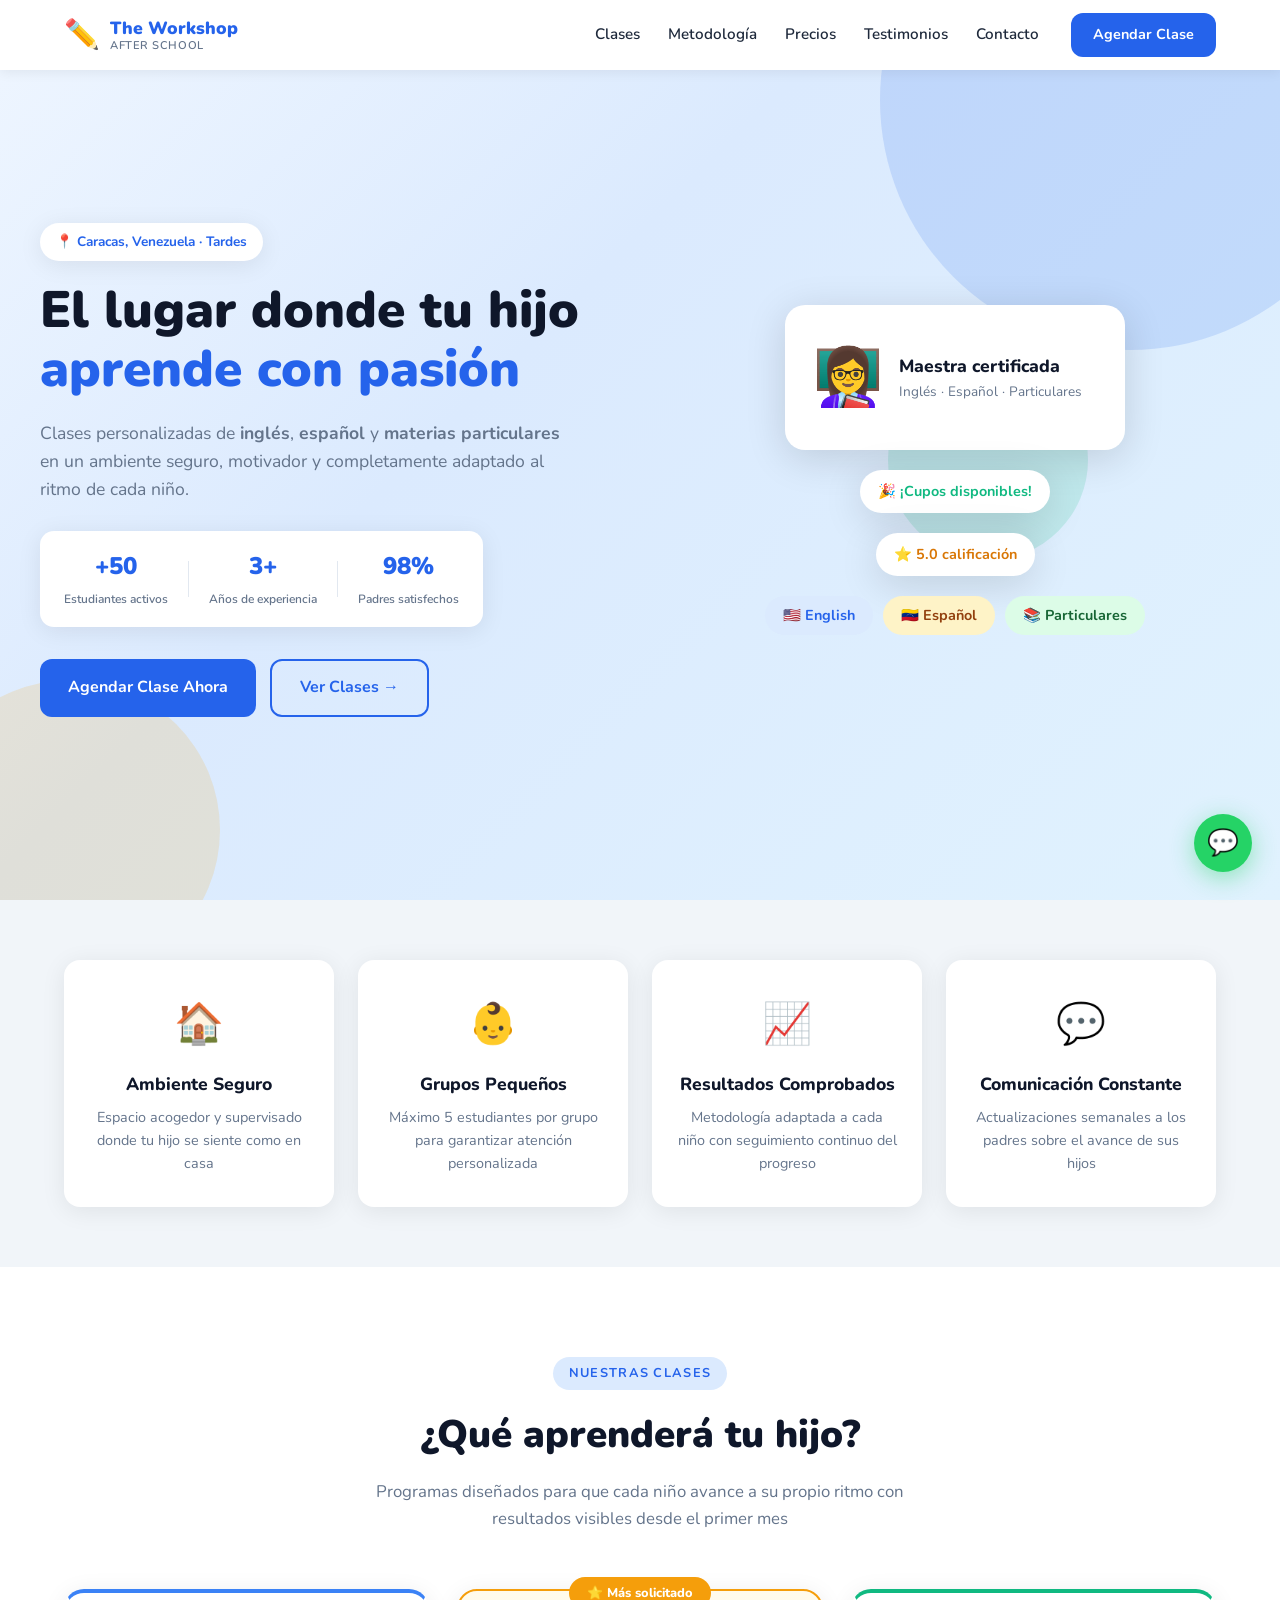
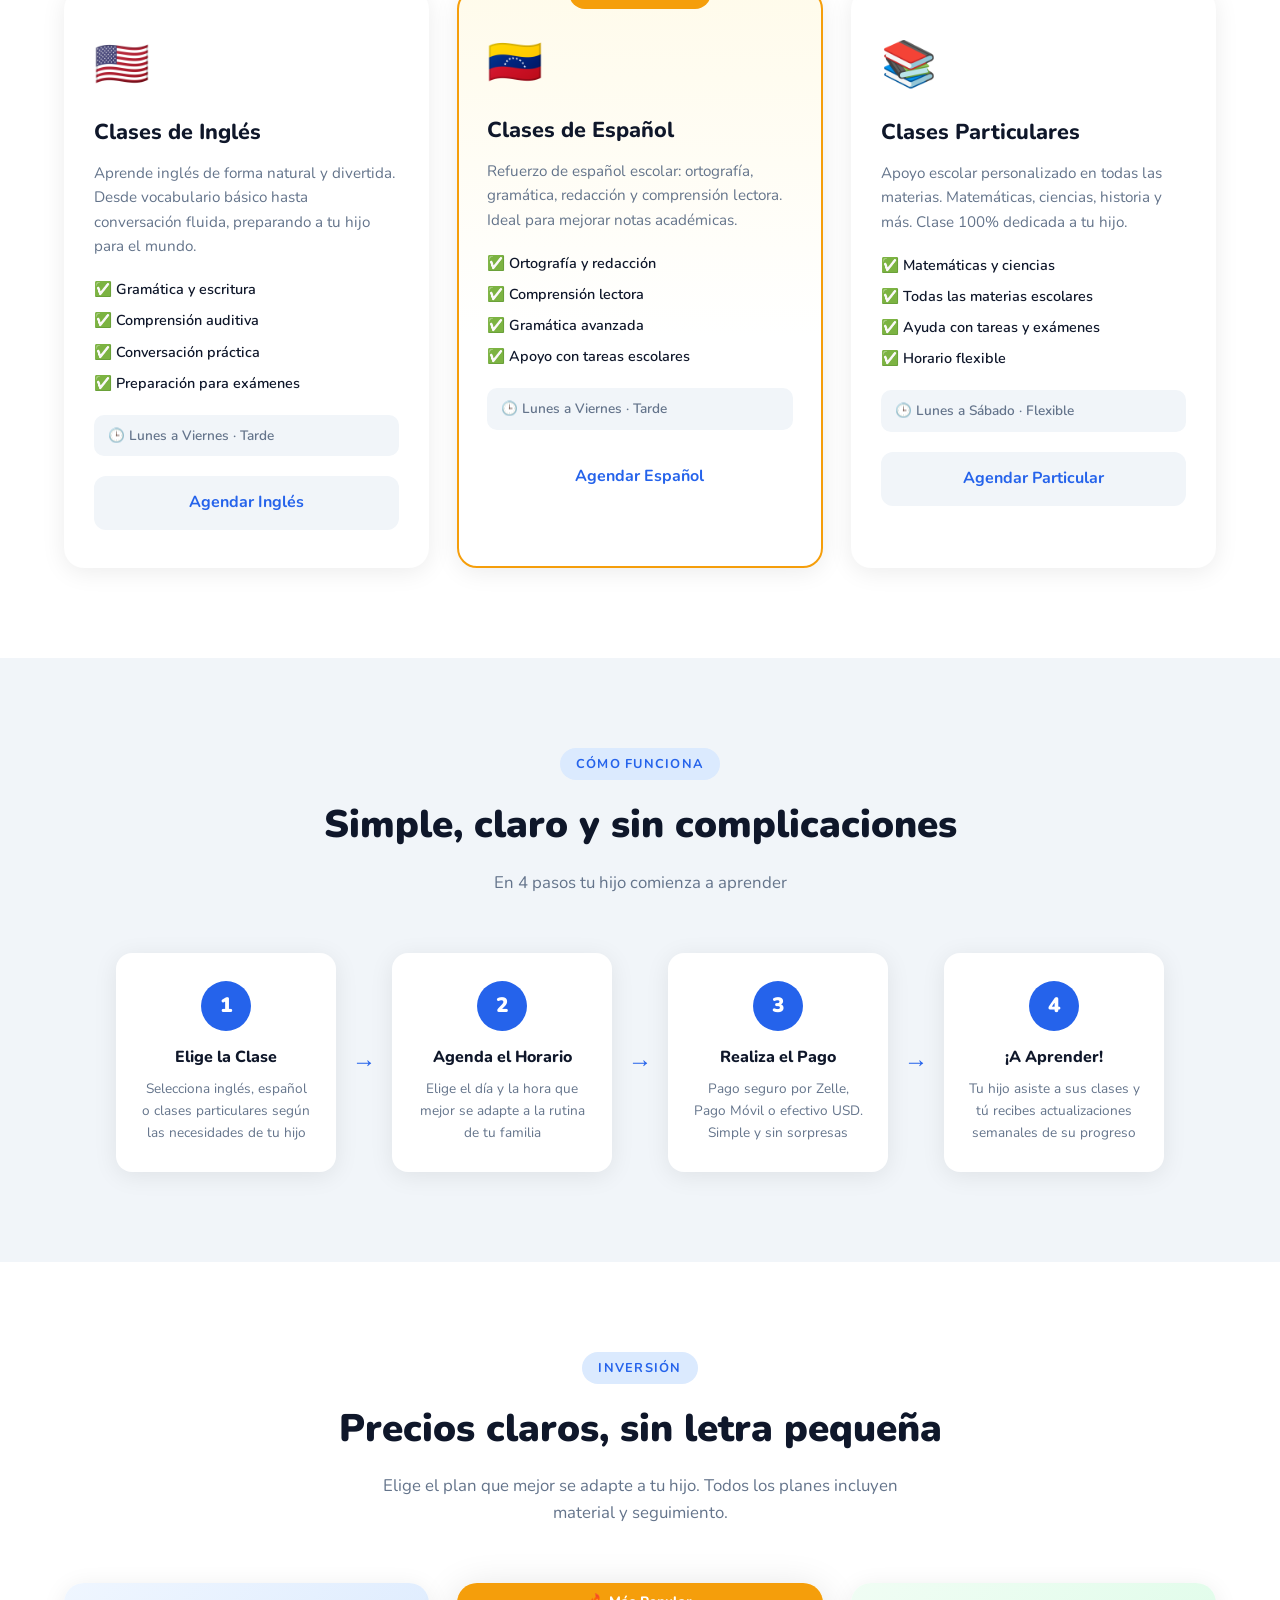
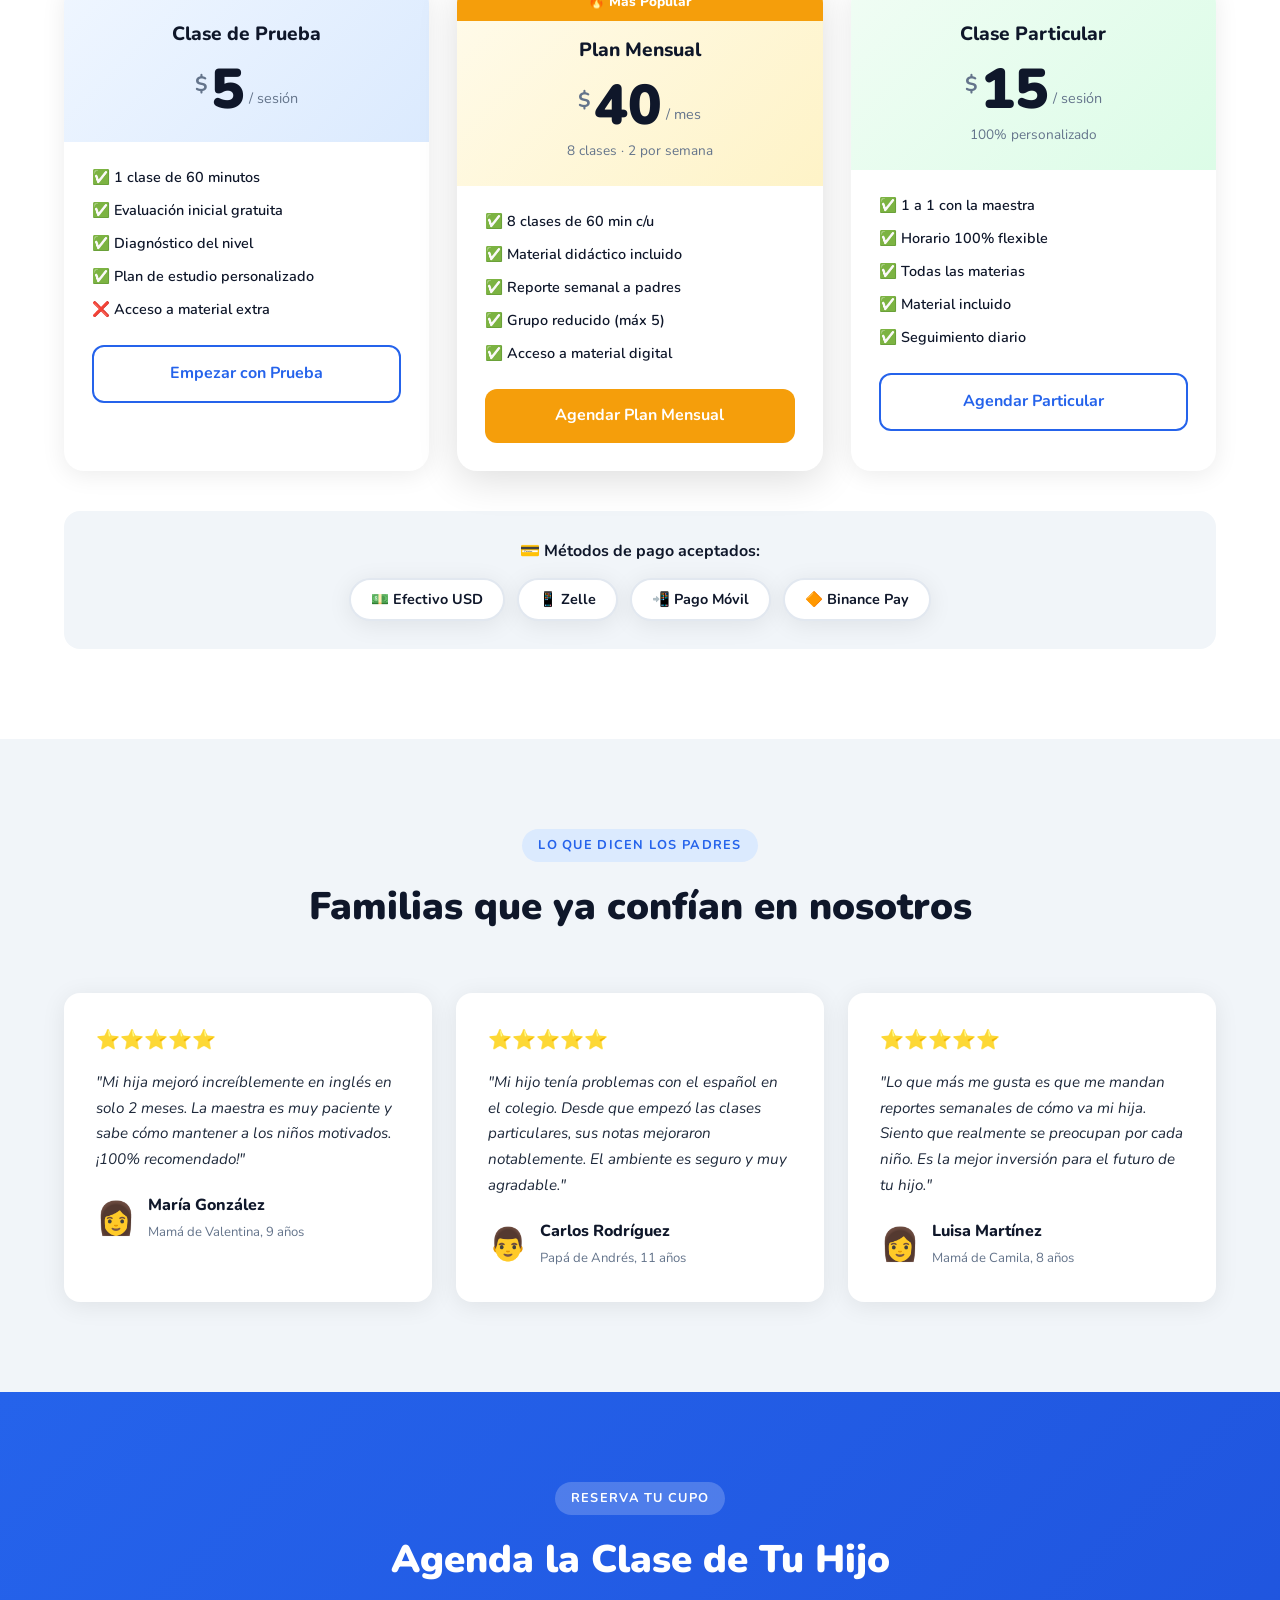
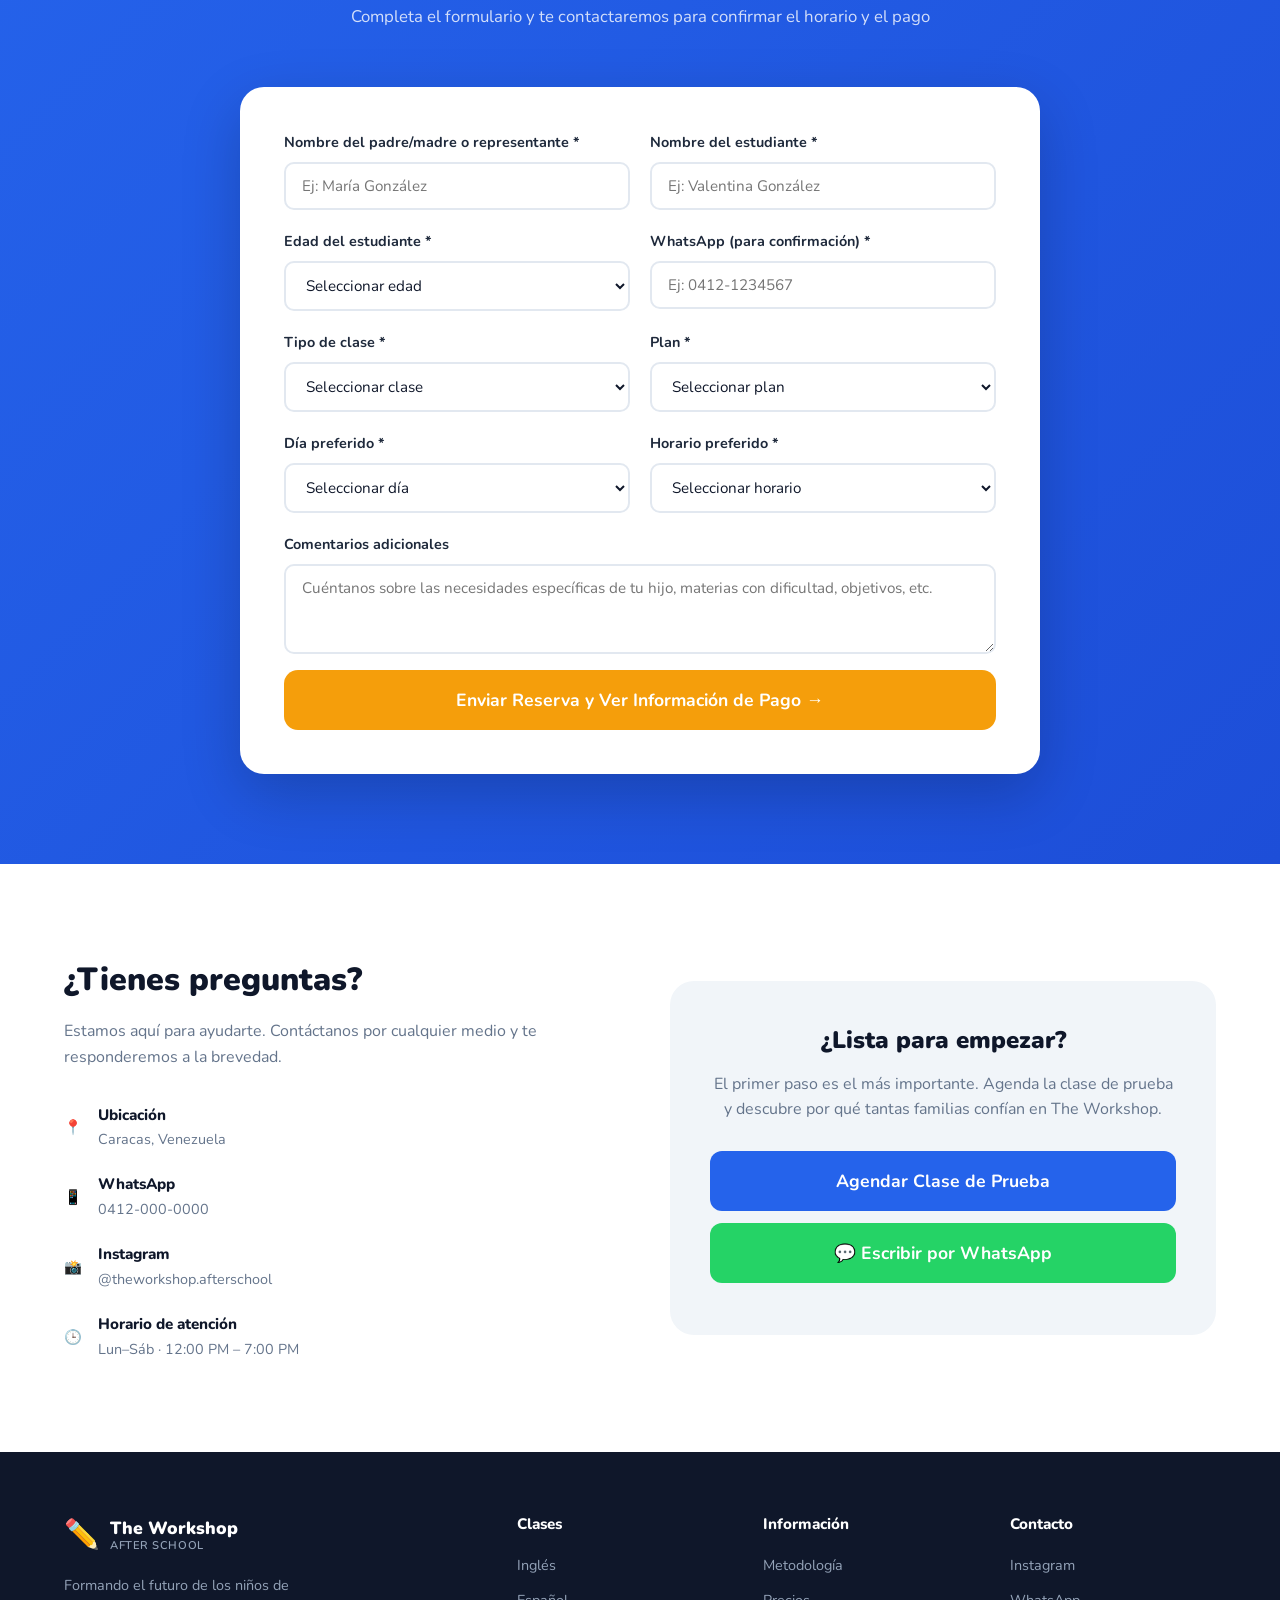
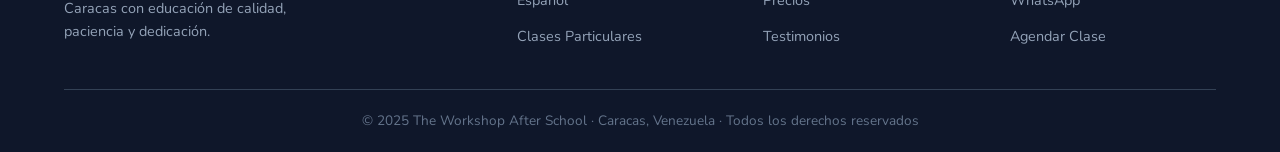
<file: index.html>
<!DOCTYPE html>
<html lang="es">
<head>
  <meta charset="UTF-8" />
  <meta name="viewport" content="width=device-width, initial-scale=1.0" />
  <title>The Workshop After School | Clases de Inglés y Español en Caracas</title>
  <meta name="description" content="Clases de inglés, español y particulares en las tardes para niños en Caracas, Venezuela. Ambiente seguro, metodología comprobada, resultados reales." />
  <link rel="preconnect" href="https://fonts.googleapis.com" />
  <link rel="preconnect" href="https://fonts.gstatic.com" crossorigin />
  <link href="https://fonts.googleapis.com/css2?family=Nunito:wght@400;600;700;800;900&family=Poppins:wght@400;500;600;700&display=swap" rel="stylesheet" />
  <link rel="stylesheet" href="styles.css" />
</head>
<body>

  <!-- NAV -->
  <nav id="navbar">
    <div class="nav-container">
      <div class="nav-logo">
        <span class="logo-icon">✏️</span>
        <div>
          <span class="logo-main">The Workshop</span>
          <span class="logo-sub">After School</span>
        </div>
      </div>
      <ul class="nav-links" id="navLinks">
        <li><a href="#servicios">Clases</a></li>
        <li><a href="#metodologia">Metodología</a></li>
        <li><a href="#precios">Precios</a></li>
        <li><a href="#testimonios">Testimonios</a></li>
        <li><a href="#contacto">Contacto</a></li>
      </ul>
      <a href="#agendar" class="btn btn-nav">Agendar Clase</a>
      <button class="hamburger" id="hamburger" aria-label="Menu">
        <span></span><span></span><span></span>
      </button>
    </div>
  </nav>

  <!-- HERO -->
  <section id="hero">
    <div class="hero-bg-shapes">
      <div class="shape shape-1"></div>
      <div class="shape shape-2"></div>
      <div class="shape shape-3"></div>
    </div>
    <div class="hero-container">
      <div class="hero-text">
        <div class="hero-badge">📍 Caracas, Venezuela · Tardes</div>
        <h1>El lugar donde tu hijo <span class="highlight">aprende con pasión</span></h1>
        <p class="hero-desc">Clases personalizadas de <strong>inglés</strong>, <strong>español</strong> y <strong>materias particulares</strong> en un ambiente seguro, motivador y completamente adaptado al ritmo de cada niño.</p>
        <div class="hero-stats">
          <div class="stat">
            <strong>+50</strong>
            <span>Estudiantes activos</span>
          </div>
          <div class="stat-divider"></div>
          <div class="stat">
            <strong>3+</strong>
            <span>Años de experiencia</span>
          </div>
          <div class="stat-divider"></div>
          <div class="stat">
            <strong>98%</strong>
            <span>Padres satisfechos</span>
          </div>
        </div>
        <div class="hero-ctas">
          <a href="#agendar" class="btn btn-primary">Agendar Clase Ahora</a>
          <a href="#servicios" class="btn btn-outline">Ver Clases →</a>
        </div>
      </div>
      <div class="hero-visual">
        <div class="hero-card main-card">
          <div class="card-avatar">👩‍🏫</div>
          <div class="card-info">
            <strong>Maestra certificada</strong>
            <span>Inglés · Español · Particulares</span>
          </div>
        </div>
        <div class="floating-badge badge-1">🎉 ¡Cupos disponibles!</div>
        <div class="floating-badge badge-2">⭐ 5.0 calificación</div>
        <div class="subject-pills">
          <span class="pill pill-en">🇺🇸 English</span>
          <span class="pill pill-es">🇻🇪 Español</span>
          <span class="pill pill-pr">📚 Particulares</span>
        </div>
      </div>
    </div>
  </section>

  <!-- CONFIANZA -->
  <section id="confianza">
    <div class="container">
      <div class="trust-grid">
        <div class="trust-item">
          <div class="trust-icon">🏠</div>
          <h3>Ambiente Seguro</h3>
          <p>Espacio acogedor y supervisado donde tu hijo se siente como en casa</p>
        </div>
        <div class="trust-item">
          <div class="trust-icon">👶</div>
          <h3>Grupos Pequeños</h3>
          <p>Máximo 5 estudiantes por grupo para garantizar atención personalizada</p>
        </div>
        <div class="trust-item">
          <div class="trust-icon">📈</div>
          <h3>Resultados Comprobados</h3>
          <p>Metodología adaptada a cada niño con seguimiento continuo del progreso</p>
        </div>
        <div class="trust-item">
          <div class="trust-icon">💬</div>
          <h3>Comunicación Constante</h3>
          <p>Actualizaciones semanales a los padres sobre el avance de sus hijos</p>
        </div>
      </div>
    </div>
  </section>

  <!-- SERVICIOS -->
  <section id="servicios">
    <div class="container">
      <div class="section-header">
        <span class="section-tag">Nuestras Clases</span>
        <h2>¿Qué aprenderá tu hijo?</h2>
        <p>Programas diseñados para que cada niño avance a su propio ritmo con resultados visibles desde el primer mes</p>
      </div>
      <div class="services-grid">

        <div class="service-card service-en">
          <div class="service-icon">🇺🇸</div>
          <h3>Clases de Inglés</h3>
          <p>Aprende inglés de forma natural y divertida. Desde vocabulario básico hasta conversación fluida, preparando a tu hijo para el mundo.</p>
          <ul class="service-features">
            <li>✅ Gramática y escritura</li>
            <li>✅ Comprensión auditiva</li>
            <li>✅ Conversación práctica</li>
            <li>✅ Preparación para exámenes</li>
          </ul>
          <div class="service-schedule">
            <span>🕒 Lunes a Viernes · Tarde</span>
          </div>
          <a href="#agendar" class="btn btn-service">Agendar Inglés</a>
        </div>

        <div class="service-card service-es featured-service">
          <div class="popular-badge">⭐ Más solicitado</div>
          <div class="service-icon">🇻🇪</div>
          <h3>Clases de Español</h3>
          <p>Refuerzo de español escolar: ortografía, gramática, redacción y comprensión lectora. Ideal para mejorar notas académicas.</p>
          <ul class="service-features">
            <li>✅ Ortografía y redacción</li>
            <li>✅ Comprensión lectora</li>
            <li>✅ Gramática avanzada</li>
            <li>✅ Apoyo con tareas escolares</li>
          </ul>
          <div class="service-schedule">
            <span>🕒 Lunes a Viernes · Tarde</span>
          </div>
          <a href="#agendar" class="btn btn-service-featured">Agendar Español</a>
        </div>

        <div class="service-card service-pr">
          <div class="service-icon">📚</div>
          <h3>Clases Particulares</h3>
          <p>Apoyo escolar personalizado en todas las materias. Matemáticas, ciencias, historia y más. Clase 100% dedicada a tu hijo.</p>
          <ul class="service-features">
            <li>✅ Matemáticas y ciencias</li>
            <li>✅ Todas las materias escolares</li>
            <li>✅ Ayuda con tareas y exámenes</li>
            <li>✅ Horario flexible</li>
          </ul>
          <div class="service-schedule">
            <span>🕒 Lunes a Sábado · Flexible</span>
          </div>
          <a href="#agendar" class="btn btn-service">Agendar Particular</a>
        </div>

      </div>
    </div>
  </section>

  <!-- METODOLOGÍA -->
  <section id="metodologia">
    <div class="container">
      <div class="section-header">
        <span class="section-tag">Cómo Funciona</span>
        <h2>Simple, claro y sin complicaciones</h2>
        <p>En 4 pasos tu hijo comienza a aprender</p>
      </div>
      <div class="steps-grid">
        <div class="step">
          <div class="step-number">1</div>
          <div class="step-content">
            <h3>Elige la Clase</h3>
            <p>Selecciona inglés, español o clases particulares según las necesidades de tu hijo</p>
          </div>
        </div>
        <div class="step-arrow">→</div>
        <div class="step">
          <div class="step-number">2</div>
          <div class="step-content">
            <h3>Agenda el Horario</h3>
            <p>Elige el día y la hora que mejor se adapte a la rutina de tu familia</p>
          </div>
        </div>
        <div class="step-arrow">→</div>
        <div class="step">
          <div class="step-number">3</div>
          <div class="step-content">
            <h3>Realiza el Pago</h3>
            <p>Pago seguro por Zelle, Pago Móvil o efectivo USD. Simple y sin sorpresas</p>
          </div>
        </div>
        <div class="step-arrow">→</div>
        <div class="step">
          <div class="step-number">4</div>
          <div class="step-content">
            <h3>¡A Aprender!</h3>
            <p>Tu hijo asiste a sus clases y tú recibes actualizaciones semanales de su progreso</p>
          </div>
        </div>
      </div>
    </div>
  </section>

  <!-- PRECIOS -->
  <section id="precios">
    <div class="container">
      <div class="section-header">
        <span class="section-tag">Inversión</span>
        <h2>Precios claros, sin letra pequeña</h2>
        <p>Elige el plan que mejor se adapte a tu hijo. Todos los planes incluyen material y seguimiento.</p>
      </div>
      <div class="pricing-grid">

        <div class="price-card">
          <div class="price-header price-basic">
            <h3>Clase de Prueba</h3>
            <div class="price-amount">
              <span class="price-currency">$</span>
              <span class="price-number">5</span>
              <span class="price-period">/ sesión</span>
            </div>
          </div>
          <ul class="price-features">
            <li>✅ 1 clase de 60 minutos</li>
            <li>✅ Evaluación inicial gratuita</li>
            <li>✅ Diagnóstico del nivel</li>
            <li>✅ Plan de estudio personalizado</li>
            <li>❌ Acceso a material extra</li>
          </ul>
          <a href="#agendar" class="btn btn-price-outline">Empezar con Prueba</a>
        </div>

        <div class="price-card price-featured">
          <div class="price-popular-badge">🔥 Más Popular</div>
          <div class="price-header price-premium">
            <h3>Plan Mensual</h3>
            <div class="price-amount">
              <span class="price-currency">$</span>
              <span class="price-number">40</span>
              <span class="price-period">/ mes</span>
            </div>
            <p class="price-detail">8 clases · 2 por semana</p>
          </div>
          <ul class="price-features">
            <li>✅ 8 clases de 60 min c/u</li>
            <li>✅ Material didáctico incluido</li>
            <li>✅ Reporte semanal a padres</li>
            <li>✅ Grupo reducido (máx 5)</li>
            <li>✅ Acceso a material digital</li>
          </ul>
          <a href="#agendar" class="btn btn-price-featured">Agendar Plan Mensual</a>
        </div>

        <div class="price-card">
          <div class="price-header price-premium-plus">
            <h3>Clase Particular</h3>
            <div class="price-amount">
              <span class="price-currency">$</span>
              <span class="price-number">15</span>
              <span class="price-period">/ sesión</span>
            </div>
            <p class="price-detail">100% personalizado</p>
          </div>
          <ul class="price-features">
            <li>✅ 1 a 1 con la maestra</li>
            <li>✅ Horario 100% flexible</li>
            <li>✅ Todas las materias</li>
            <li>✅ Material incluido</li>
            <li>✅ Seguimiento diario</li>
          </ul>
          <a href="#agendar" class="btn btn-price-outline">Agendar Particular</a>
        </div>

      </div>
      <div class="payment-methods">
        <p>💳 <strong>Métodos de pago aceptados:</strong></p>
        <div class="payment-icons">
          <span class="payment-badge">💵 Efectivo USD</span>
          <span class="payment-badge">📱 Zelle</span>
          <span class="payment-badge">📲 Pago Móvil</span>
          <span class="payment-badge">🔶 Binance Pay</span>
        </div>
      </div>
    </div>
  </section>

  <!-- TESTIMONIOS -->
  <section id="testimonios">
    <div class="container">
      <div class="section-header">
        <span class="section-tag">Lo Que Dicen los Padres</span>
        <h2>Familias que ya confían en nosotros</h2>
      </div>
      <div class="testimonials-grid">
        <div class="testimonial-card">
          <div class="testimonial-stars">⭐⭐⭐⭐⭐</div>
          <p>"Mi hija mejoró increíblemente en inglés en solo 2 meses. La maestra es muy paciente y sabe cómo mantener a los niños motivados. ¡100% recomendado!"</p>
          <div class="testimonial-author">
            <div class="author-avatar">👩</div>
            <div>
              <strong>María González</strong>
              <span>Mamá de Valentina, 9 años</span>
            </div>
          </div>
        </div>
        <div class="testimonial-card">
          <div class="testimonial-stars">⭐⭐⭐⭐⭐</div>
          <p>"Mi hijo tenía problemas con el español en el colegio. Desde que empezó las clases particulares, sus notas mejoraron notablemente. El ambiente es seguro y muy agradable."</p>
          <div class="testimonial-author">
            <div class="author-avatar">👨</div>
            <div>
              <strong>Carlos Rodríguez</strong>
              <span>Papá de Andrés, 11 años</span>
            </div>
          </div>
        </div>
        <div class="testimonial-card">
          <div class="testimonial-stars">⭐⭐⭐⭐⭐</div>
          <p>"Lo que más me gusta es que me mandan reportes semanales de cómo va mi hija. Siento que realmente se preocupan por cada niño. Es la mejor inversión para el futuro de tu hijo."</p>
          <div class="testimonial-author">
            <div class="author-avatar">👩</div>
            <div>
              <strong>Luisa Martínez</strong>
              <span>Mamá de Camila, 8 años</span>
            </div>
          </div>
        </div>
      </div>
    </div>
  </section>

  <!-- AGENDAR -->
  <section id="agendar">
    <div class="container">
      <div class="section-header light">
        <span class="section-tag-light">Reserva Tu Cupo</span>
        <h2>Agenda la Clase de Tu Hijo</h2>
        <p>Completa el formulario y te contactaremos para confirmar el horario y el pago</p>
      </div>
      <div class="booking-wrapper">
        <form id="bookingForm" class="booking-form">
          <div class="form-grid">

            <div class="form-group">
              <label>Nombre del padre/madre o representante *</label>
              <input type="text" id="parentName" placeholder="Ej: María González" required />
            </div>

            <div class="form-group">
              <label>Nombre del estudiante *</label>
              <input type="text" id="studentName" placeholder="Ej: Valentina González" required />
            </div>

            <div class="form-group">
              <label>Edad del estudiante *</label>
              <select id="studentAge" required>
                <option value="">Seleccionar edad</option>
                <option value="5">5 años</option>
                <option value="6">6 años</option>
                <option value="7">7 años</option>
                <option value="8">8 años</option>
                <option value="9">9 años</option>
                <option value="10">10 años</option>
                <option value="11">11 años</option>
                <option value="12">12 años</option>
                <option value="13">13 años</option>
                <option value="14">14 años</option>
                <option value="15">15 años</option>
                <option value="16+">16+ años</option>
              </select>
            </div>

            <div class="form-group">
              <label>WhatsApp (para confirmación) *</label>
              <input type="tel" id="whatsapp" placeholder="Ej: 0412-1234567" required />
            </div>

            <div class="form-group">
              <label>Tipo de clase *</label>
              <select id="classType" required>
                <option value="">Seleccionar clase</option>
                <option value="ingles">🇺🇸 Inglés</option>
                <option value="espanol">🇻🇪 Español</option>
                <option value="particular">📚 Clase Particular</option>
              </select>
            </div>

            <div class="form-group">
              <label>Plan *</label>
              <select id="plan" required>
                <option value="">Seleccionar plan</option>
                <option value="prueba">Clase de Prueba - $5</option>
                <option value="mensual">Plan Mensual (8 clases) - $40</option>
                <option value="particular">Clase Particular - $15/sesión</option>
              </select>
            </div>

            <div class="form-group">
              <label>Día preferido *</label>
              <select id="preferredDay" required>
                <option value="">Seleccionar día</option>
                <option value="lunes">Lunes</option>
                <option value="martes">Martes</option>
                <option value="miercoles">Miércoles</option>
                <option value="jueves">Jueves</option>
                <option value="viernes">Viernes</option>
                <option value="sabado">Sábado</option>
              </select>
            </div>

            <div class="form-group">
              <label>Horario preferido *</label>
              <select id="preferredTime" required>
                <option value="">Seleccionar horario</option>
                <option value="1:00pm">1:00 PM</option>
                <option value="2:00pm">2:00 PM</option>
                <option value="3:00pm">3:00 PM</option>
                <option value="4:00pm">4:00 PM</option>
                <option value="5:00pm">5:00 PM</option>
                <option value="6:00pm">6:00 PM</option>
              </select>
            </div>

            <div class="form-group form-group-full">
              <label>Comentarios adicionales</label>
              <textarea id="comments" placeholder="Cuéntanos sobre las necesidades específicas de tu hijo, materias con dificultad, objetivos, etc." rows="3"></textarea>
            </div>

          </div>
          <button type="submit" class="btn btn-booking-submit">
            Enviar Reserva y Ver Información de Pago →
          </button>
        </form>

        <!-- Confirmación de reserva -->
        <div id="bookingConfirmation" class="booking-confirmation hidden">
          <div class="confirmation-icon">🎉</div>
          <h3>¡Reserva Recibida!</h3>
          <p>Hola <strong id="confirmName"></strong>, hemos recibido la solicitud para <strong id="confirmStudent"></strong>.</p>
          <div class="confirmation-details" id="confirmDetails"></div>
          <div class="payment-instructions">
            <h4>💳 Instrucciones de Pago</h4>
            <p>Para confirmar tu cupo, realiza el pago por cualquiera de estos métodos:</p>
            <div class="payment-options">
              <div class="payment-option">
                <span class="payment-option-icon">📱</span>
                <div>
                  <strong>Zelle</strong>
                  <span>theworkshop@email.com</span>
                </div>
              </div>
              <div class="payment-option">
                <span class="payment-option-icon">📲</span>
                <div>
                  <strong>Pago Móvil</strong>
                  <span>0412-0000000 · Banco Mercantil · CI: 12.345.678</span>
                </div>
              </div>
              <div class="payment-option">
                <span class="payment-option-icon">🔶</span>
                <div>
                  <strong>Binance Pay</strong>
                  <span>ID: theworkshopafterschool</span>
                </div>
              </div>
              <div class="payment-option">
                <span class="payment-option-icon">💵</span>
                <div>
                  <strong>Efectivo USD</strong>
                  <span>Pago el primer día de clase</span>
                </div>
              </div>
            </div>
            <p class="payment-note">📸 Envía el comprobante de pago por WhatsApp al número que te contactará para confirmar tu cupo.</p>
          </div>
          <a href="https://wa.me/584120000000?text=Hola!%20Acabo%20de%20hacer%20una%20reserva%20en%20The%20Workshop%20After%20School" target="_blank" class="btn btn-whatsapp">
            📱 Confirmar por WhatsApp
          </a>
          <button onclick="resetForm()" class="btn btn-outline-dark">Hacer otra reserva</button>
        </div>

      </div>
    </div>
  </section>

  <!-- CONTACTO -->
  <section id="contacto">
    <div class="container">
      <div class="contact-grid">
        <div class="contact-info">
          <h2>¿Tienes preguntas?</h2>
          <p>Estamos aquí para ayudarte. Contáctanos por cualquier medio y te responderemos a la brevedad.</p>
          <div class="contact-items">
            <div class="contact-item">
              <span class="contact-icon">📍</span>
              <div>
                <strong>Ubicación</strong>
                <span>Caracas, Venezuela</span>
              </div>
            </div>
            <div class="contact-item">
              <span class="contact-icon">📱</span>
              <div>
                <strong>WhatsApp</strong>
                <a href="https://wa.me/584120000000" target="_blank">0412-000-0000</a>
              </div>
            </div>
            <div class="contact-item">
              <span class="contact-icon">📸</span>
              <div>
                <strong>Instagram</strong>
                <a href="https://www.instagram.com/theworkshop.afterschool" target="_blank">@theworkshop.afterschool</a>
              </div>
            </div>
            <div class="contact-item">
              <span class="contact-icon">🕒</span>
              <div>
                <strong>Horario de atención</strong>
                <span>Lun–Sáb · 12:00 PM – 7:00 PM</span>
              </div>
            </div>
          </div>
        </div>
        <div class="contact-cta">
          <div class="cta-card">
            <h3>¿Lista para empezar?</h3>
            <p>El primer paso es el más importante. Agenda la clase de prueba y descubre por qué tantas familias confían en The Workshop.</p>
            <a href="#agendar" class="btn btn-primary btn-large">Agendar Clase de Prueba</a>
            <a href="https://wa.me/584120000000?text=Hola!%20Quiero%20información%20sobre%20las%20clases%20de%20The%20Workshop%20After%20School" target="_blank" class="btn btn-whatsapp btn-large">
              💬 Escribir por WhatsApp
            </a>
          </div>
        </div>
      </div>
    </div>
  </section>

  <!-- FOOTER -->
  <footer id="footer">
    <div class="container">
      <div class="footer-grid">
        <div class="footer-brand">
          <div class="nav-logo">
            <span class="logo-icon">✏️</span>
            <div>
              <span class="logo-main">The Workshop</span>
              <span class="logo-sub">After School</span>
            </div>
          </div>
          <p>Formando el futuro de los niños de Caracas con educación de calidad, paciencia y dedicación.</p>
        </div>
        <div class="footer-links">
          <h4>Clases</h4>
          <ul>
            <li><a href="#servicios">Inglés</a></li>
            <li><a href="#servicios">Español</a></li>
            <li><a href="#servicios">Clases Particulares</a></li>
          </ul>
        </div>
        <div class="footer-links">
          <h4>Información</h4>
          <ul>
            <li><a href="#metodologia">Metodología</a></li>
            <li><a href="#precios">Precios</a></li>
            <li><a href="#testimonios">Testimonios</a></li>
          </ul>
        </div>
        <div class="footer-links">
          <h4>Contacto</h4>
          <ul>
            <li><a href="https://www.instagram.com/theworkshop.afterschool" target="_blank">Instagram</a></li>
            <li><a href="https://wa.me/584120000000" target="_blank">WhatsApp</a></li>
            <li><a href="#agendar">Agendar Clase</a></li>
          </ul>
        </div>
      </div>
      <div class="footer-bottom">
        <p>© 2025 The Workshop After School · Caracas, Venezuela · Todos los derechos reservados</p>
      </div>
    </div>
  </footer>

  <!-- WhatsApp flotante -->
  <a href="https://wa.me/584120000000?text=Hola!%20Quiero%20información%20sobre%20las%20clases%20de%20The%20Workshop%20After%20School"
     class="whatsapp-float" target="_blank" aria-label="WhatsApp">
    💬
  </a>

  <script src="script.js"></script>
</body>
</html>
</file>
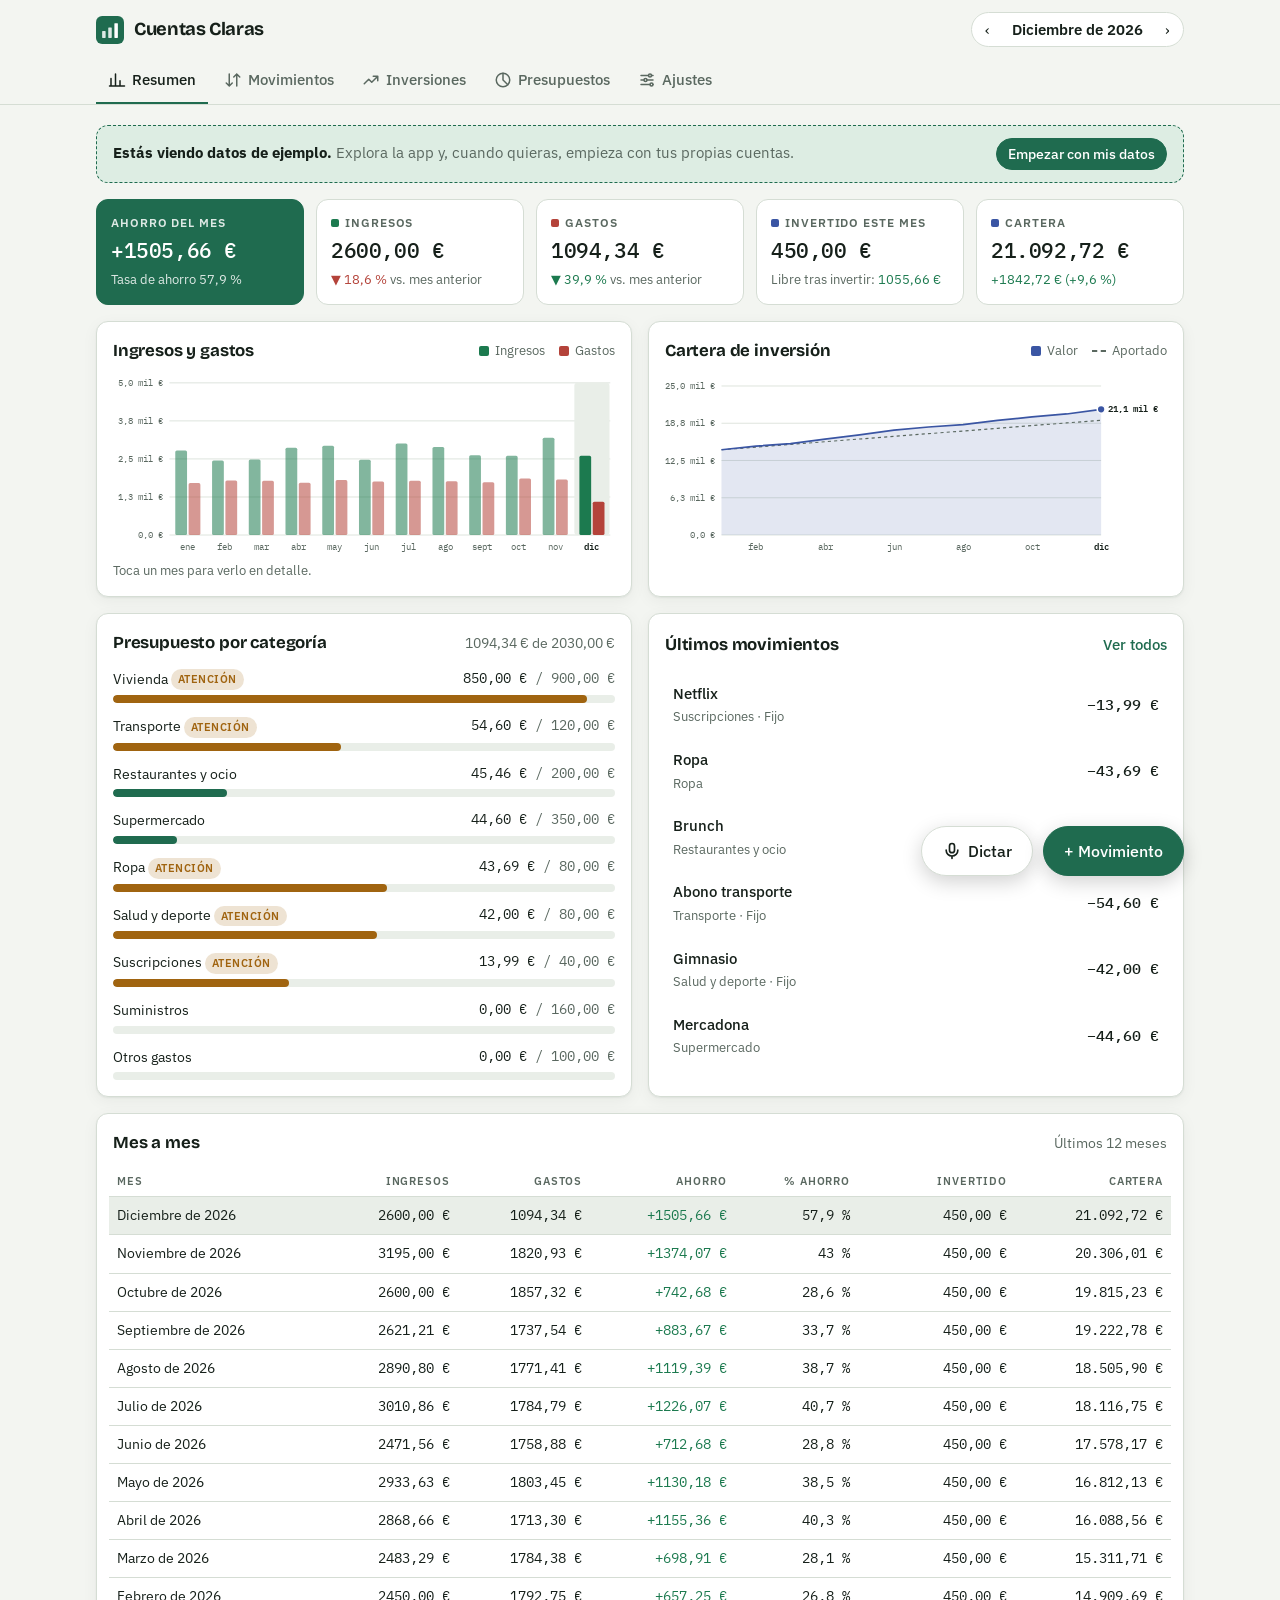
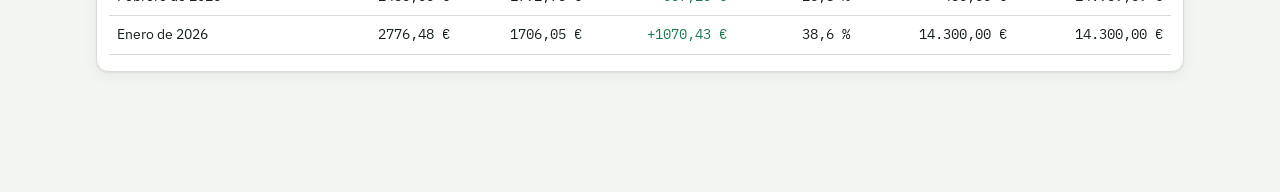
<file: cuentas-claras/index.html>
<!DOCTYPE html>
<html lang="es">
<head>
<meta charset="utf-8">
<meta name="viewport" content="width=device-width, initial-scale=1, viewport-fit=cover">
<meta name="theme-color" content="#1F6B4F">
<meta name="description" content="Controla tus gastos, ingresos e inversiones mes a mes. Privado: tus datos se quedan en tu dispositivo.">
<link rel="manifest" href="manifest.webmanifest">
<link rel="icon" href="icon.svg" type="image/svg+xml">
<link rel="apple-touch-icon" href="icon.svg">
<title>Cuentas Claras</title>
<link rel="preconnect" href="https://fonts.googleapis.com">
<link rel="preconnect" href="https://fonts.gstatic.com" crossorigin>
<link rel="stylesheet" href="https://fonts.googleapis.com/css2?family=Bricolage+Grotesque:opsz,wght@12..96,500;12..96,700&family=IBM+Plex+Mono:wght@400;500&family=IBM+Plex+Sans:wght@400;500;600&display=swap">
<style>
/* Layout: libro de cuentas — cabecera con selector de mes, pestañas (abajo en móvil), columna de 1120px con rejilla de paneles */
:root{
  --bg:#F3F5F1; --surface:#FFFFFF; --surface-2:#E9EEE8; --line:#D5DDD4; --fg:#16201A; --muted:#5A6860;
  --accent:#1F6B4F; --accent-fg:#FFFFFF; --accent-soft:#DDEDE3;
  --income:#1C7A4F; --expense:#B4433A; --invest:#3A55A3; --warn:#A06410;
  --s1:#3A55A3; --s2:#1F8A70; --s3:#C07A1A; --s4:#9B4A8C; --s5:#5D7A2B; --s6:#B4433A;
  --shadow:0 1px 2px rgba(22,32,26,.06),0 4px 16px rgba(22,32,26,.05);
  --font-display:'Bricolage Grotesque','Segoe UI',system-ui,sans-serif;
  --font-body:'IBM Plex Sans',system-ui,-apple-system,'Segoe UI',Roboto,sans-serif;
  --font-mono:'IBM Plex Mono',ui-monospace,SFMono-Regular,Menlo,Consolas,monospace;
  --r:12px; --r-sm:8px;
  color-scheme:light;
}
@media (prefers-color-scheme: dark){
  :root:not([data-theme="light"]){
    --bg:#0D1310; --surface:#141C18; --surface-2:#1B2520; --line:#29362F; --fg:#E4ECE7; --muted:#90A198;
    --accent:#5CC497; --accent-fg:#0B1A13; --accent-soft:#1D3328;
    --income:#4FC48C; --expense:#EF7B6F; --invest:#8EA7F2; --warn:#E2A94A;
    --s1:#8EA7F2; --s2:#4FC4A6; --s3:#E2A94A; --s4:#D48AC6; --s5:#A8C76A; --s6:#EF7B6F;
    --shadow:0 1px 2px rgba(0,0,0,.3);
    color-scheme:dark;
  }
}
:root[data-theme="dark"]{
  --bg:#0D1310; --surface:#141C18; --surface-2:#1B2520; --line:#29362F; --fg:#E4ECE7; --muted:#90A198;
  --accent:#5CC497; --accent-fg:#0B1A13; --accent-soft:#1D3328;
  --income:#4FC48C; --expense:#EF7B6F; --invest:#8EA7F2; --warn:#E2A94A;
  --s1:#8EA7F2; --s2:#4FC4A6; --s3:#E2A94A; --s4:#D48AC6; --s5:#A8C76A; --s6:#EF7B6F;
  --shadow:0 1px 2px rgba(0,0,0,.3);
  color-scheme:dark;
}
*{box-sizing:border-box}
[hidden]{display:none!important}
html,body{margin:0}
body{background:var(--bg);color:var(--fg);font:15px/1.5 var(--font-body);-webkit-font-smoothing:antialiased}
button,input,select,textarea{font:inherit;color:inherit}
h1,h2,h3{font-family:var(--font-display);font-weight:700;text-wrap:balance;margin:0;letter-spacing:-.01em}
h2{font-size:1.05rem}
.num,.mono{font-family:var(--font-mono);font-variant-numeric:tabular-nums}
.muted{color:var(--muted)}
.wrap{max-width:1120px;margin:0 auto;padding-inline:16px}
:focus-visible{outline:2px solid var(--accent);outline-offset:2px}

/* Cabecera */
.top{position:sticky;top:env(safe-area-inset-top,0px);z-index:20;background:color-mix(in srgb,var(--bg) 88%,transparent);backdrop-filter:blur(10px);-webkit-backdrop-filter:blur(10px);border-bottom:1px solid var(--line)}
.top-in{display:flex;align-items:center;justify-content:space-between;gap:12px;padding-block:12px;flex-wrap:wrap}
.brand{display:flex;align-items:center;gap:10px;font-family:var(--font-display);font-weight:700;font-size:1.15rem;letter-spacing:-.02em}
.brand svg{width:28px;height:28px;flex:none}
.month-nav{display:flex;align-items:center;gap:2px;background:var(--surface);border:1px solid var(--line);border-radius:999px;padding:3px}
.month-nav button{border:0;background:none;cursor:pointer;border-radius:999px;padding:6px 10px;line-height:1}
.month-nav button:hover{background:var(--surface-2)}
.month-label{font-weight:600;min-width:9.5em}
.tabs{display:flex;gap:4px;padding-block:0 0}
.tab{border:0;background:none;cursor:pointer;padding:10px 12px;color:var(--muted);font-weight:500;border-bottom:2px solid transparent;display:flex;align-items:center;gap:6px}
.tab svg{width:18px;height:18px}
.tab:hover{color:var(--fg)}
.tab[aria-selected="true"]{color:var(--fg);border-bottom-color:var(--accent)}

main{padding-block:20px 120px;display:grid;gap:16px}

/* Paneles */
.panel{background:var(--surface);border:1px solid var(--line);border-radius:var(--r);padding:16px;box-shadow:var(--shadow);min-width:0}
.panel-h{display:flex;align-items:baseline;justify-content:space-between;gap:12px;margin-bottom:12px;flex-wrap:wrap}
.panel-h .sub{font-size:.85rem;color:var(--muted)}
.grid2{display:grid;grid-template-columns:repeat(2,minmax(0,1fr));gap:16px}
@media (max-width:860px){.grid2{grid-template-columns:minmax(0,1fr)}}

.banner{display:flex;align-items:center;justify-content:space-between;gap:12px;flex-wrap:wrap;background:var(--accent-soft);border:1px dashed var(--accent);border-radius:var(--r);padding:12px 16px}
.banner p{margin:0}

/* KPIs */
.kpis{display:grid;grid-template-columns:repeat(5,minmax(0,1fr));gap:12px}
.kpis.three{grid-template-columns:repeat(3,minmax(0,1fr))}
@media (max-width:1000px){.kpis{grid-template-columns:repeat(3,minmax(0,1fr))}.kpis:not(.three) .hero{grid-column:span 2}}
@media (max-width:600px){.kpis,.kpis.three{grid-template-columns:repeat(2,minmax(0,1fr))}.kpis .hero{grid-column:span 2}}
.kpi{background:var(--surface);border:1px solid var(--line);border-radius:var(--r);padding:14px;display:grid;gap:4px;min-width:0}
.kpi .lbl{font-size:.72rem;text-transform:uppercase;letter-spacing:.08em;color:var(--muted);font-weight:600;display:flex;align-items:center;gap:6px}
.kpi .lbl i{width:8px;height:8px;border-radius:2px;display:inline-block}
.kpi .val{font-family:var(--font-mono);font-variant-numeric:tabular-nums;font-size:1.3rem;font-weight:500;letter-spacing:-.02em;overflow-wrap:anywhere}
.kpi .foot{font-size:.8rem;color:var(--muted)}
.kpi.hero{background:var(--accent);border-color:var(--accent);color:var(--accent-fg)}
.kpi.hero .lbl,.kpi.hero .foot{color:inherit;opacity:.85}
.up{color:var(--income)} .down{color:var(--expense)}
.kpi.hero .up,.kpi.hero .down{color:inherit}

/* Gráficos */
.chart{width:100%;height:auto;display:block}
.chart .grid{stroke:var(--line);stroke-width:1}
.chart .ax{fill:var(--muted);font:11px var(--font-mono)}
.chart .ax-sel{fill:var(--fg);font-weight:600}
.chart .b-inc{fill:var(--income)} .chart .b-exp{fill:var(--expense)}
.chart .hit{fill:transparent}
.chart .bar-g{cursor:pointer}
.chart .bar-g:not(.sel) .b-inc,.chart .bar-g:not(.sel) .b-exp{opacity:.55}
.chart .bar-g:hover .b-inc,.chart .bar-g:hover .b-exp{opacity:1}
.chart .bar-g.sel .hit{fill:var(--surface-2)}
.chart .area{fill:var(--invest);opacity:.14}
.chart .l-val{fill:none;stroke:var(--invest);stroke-width:2.2;stroke-linejoin:round}
.chart .l-con{fill:none;stroke:var(--muted);stroke-width:1.5;stroke-dasharray:4 4}
.chart .dot{fill:var(--invest);stroke:var(--surface);stroke-width:2}
.chart .end-lbl{fill:var(--fg);font:600 11px var(--font-mono)}
.legend{display:flex;gap:14px;flex-wrap:wrap;font-size:.8rem;color:var(--muted)}
.legend span{display:inline-flex;align-items:center;gap:6px}
.legend i{width:10px;height:10px;border-radius:2px;display:inline-block}
.legend i.dash{height:0;border-top:2px dashed var(--muted);border-radius:0;width:14px}

/* Presupuestos */
.bud{display:grid;gap:12px}
.bud-row{display:grid;gap:5px}
.bud-top{display:flex;justify-content:space-between;gap:10px;font-size:.9rem}
.bud-top .num{font-size:.85rem}
.bar{height:8px;border-radius:99px;background:var(--surface-2);overflow:hidden}
.bar>i{display:block;height:100%;border-radius:99px;background:var(--accent)}
.bar.near>i{background:var(--warn)} .bar.over>i{background:var(--expense)}
.pill{display:inline-block;font-size:.7rem;font-weight:600;letter-spacing:.04em;text-transform:uppercase;padding:2px 7px;border-radius:99px;background:var(--surface-2);color:var(--muted);vertical-align:middle}
.pill.over{background:color-mix(in srgb,var(--expense) 16%,transparent);color:var(--expense)}
.pill.near{background:color-mix(in srgb,var(--warn) 18%,transparent);color:var(--warn)}
.pill.ok{background:var(--accent-soft);color:var(--accent)}

/* Tablas */
.table-wrap{overflow-x:auto;margin-inline:-4px}
table{width:100%;border-collapse:collapse;font-size:.88rem}
th{font-size:.7rem;text-transform:uppercase;letter-spacing:.08em;color:var(--muted);font-weight:600;text-align:right;padding:6px 8px;border-bottom:1px solid var(--line);white-space:nowrap}
td{padding:8px;border-bottom:1px solid var(--line);text-align:right;font-family:var(--font-mono);font-variant-numeric:tabular-nums;white-space:nowrap}
.cap::first-letter{text-transform:uppercase}
th:first-child,td:first-child{text-align:left;font-family:var(--font-body)}
tr.sel td{background:var(--surface-2)}
tbody tr{cursor:default}
tr[data-month]{cursor:pointer}
tr[data-month]:hover td{background:var(--surface-2)}

/* Movimientos */
.toolbar{display:flex;gap:10px;flex-wrap:wrap;align-items:center}
.seg{display:inline-flex;background:var(--surface-2);border-radius:999px;padding:3px}
.seg button,.seg label{border:0;background:none;border-radius:999px;padding:6px 14px;cursor:pointer;color:var(--muted);font-weight:500}
.seg button[aria-pressed="true"],.seg input:checked+span{background:var(--surface);color:var(--fg);box-shadow:var(--shadow)}
.seg label{padding:0}
.seg label span{display:block;padding:6px 16px;border-radius:999px}
.seg input{position:absolute;opacity:0;pointer-events:none}
.seg label:focus-within span{outline:2px solid var(--accent)}
.search{flex:1 1 180px;min-width:0}
.day{display:grid;gap:2px}
.day-h{display:flex;justify-content:space-between;font-size:.75rem;text-transform:uppercase;letter-spacing:.08em;color:var(--muted);font-weight:600;padding:12px 4px 4px}
.tx{display:grid;grid-template-columns:minmax(0,1fr) auto;gap:2px 12px;align-items:center;width:100%;text-align:left;border:0;background:none;padding:10px 8px;border-radius:var(--r-sm);cursor:pointer}
.tx:hover{background:var(--surface-2)}
.tx .t1{font-weight:500;overflow:hidden;text-overflow:ellipsis;white-space:nowrap}
.tx .t2{font-size:.82rem;color:var(--muted);overflow:hidden;text-overflow:ellipsis;white-space:nowrap}
.tx .amt{grid-row:1/3;grid-column:2;font-family:var(--font-mono);font-variant-numeric:tabular-nums;font-weight:500}
.amt.inc{color:var(--income)} .amt.exp{color:var(--fg)}
.empty{padding:28px 12px;text-align:center;color:var(--muted)}
.empty strong{display:block;color:var(--fg);font-family:var(--font-display);font-size:1.05rem;margin-bottom:4px}

/* Inversiones */
.alloc{display:flex;height:14px;border-radius:99px;overflow:hidden;gap:2px;background:var(--surface-2)}
.alloc i{display:block;height:100%}
.inv-list{display:grid;gap:12px;grid-template-columns:repeat(2,minmax(0,1fr))}
@media (max-width:760px){.inv-list{grid-template-columns:minmax(0,1fr)}}
.inv{display:grid;gap:10px}
.inv-h{display:flex;justify-content:space-between;align-items:flex-start;gap:10px}
.inv-h h3{font-size:1rem;display:flex;align-items:center;gap:8px}
.inv-h h3 i{width:10px;height:10px;border-radius:3px;flex:none}
.inv-stats{display:grid;grid-template-columns:repeat(3,minmax(0,1fr));gap:8px}
.inv-stats div{display:grid;gap:2px;min-width:0}
.inv-stats span{font-size:.7rem;text-transform:uppercase;letter-spacing:.08em;color:var(--muted);font-weight:600}
.inv-stats b{font-family:var(--font-mono);font-weight:500;font-variant-numeric:tabular-nums;font-size:.95rem;overflow-wrap:anywhere}
.spark{width:100%;height:44px;display:block}
.spark path{fill:none;stroke-width:2}
.actions{display:flex;gap:8px;flex-wrap:wrap}
details summary{cursor:pointer;color:var(--muted);font-size:.85rem;font-weight:500}
details[open] summary{margin-bottom:8px}

/* Botones y formularios */
.btn{display:inline-flex;align-items:center;justify-content:center;gap:6px;border:1px solid var(--line);background:var(--surface);border-radius:999px;padding:8px 14px;cursor:pointer;font-weight:500;white-space:nowrap;text-decoration:none}
.btn:hover{background:var(--surface-2)}
.btn.primary{background:var(--accent);border-color:var(--accent);color:var(--accent-fg)}
.btn.primary:hover{filter:brightness(1.07)}
.btn.danger{color:var(--expense);border-color:color-mix(in srgb,var(--expense) 40%,var(--line))}
.btn.danger[data-armed]{background:var(--expense);color:var(--surface);border-color:var(--expense)}
.btn.sm{padding:5px 11px;font-size:.85rem}
.btn.link{border:0;background:none;padding:4px 0;color:var(--accent)}
.field{display:grid;gap:5px}
.field>span{font-size:.78rem;font-weight:600;color:var(--muted);letter-spacing:.02em}
.input,select.input,textarea.input{width:100%;background:var(--bg);border:1px solid var(--line);border-radius:var(--r-sm);padding:9px 11px;min-width:0}
.input:focus{outline:2px solid var(--accent);outline-offset:-1px;border-color:var(--accent)}
.input.big{font-family:var(--font-mono);font-size:1.6rem;padding:10px 12px}
.input.small{padding:6px 9px;font-size:.9rem}
.form{display:grid;gap:14px}
.form-row{display:grid;grid-template-columns:repeat(2,minmax(0,1fr));gap:12px}
.check{display:flex;gap:8px;align-items:center;font-size:.92rem}
.check input{width:18px;height:18px;accent-color:var(--accent)}

.fabs{position:fixed;right:max(16px,calc((100vw - 1120px)/2 + 16px));bottom:calc(24px + env(safe-area-inset-bottom,0px));z-index:25;display:flex;gap:10px;align-items:center}
.fabs .btn{box-shadow:0 6px 20px rgba(0,0,0,.18);padding:12px 20px;font-size:1rem}
.fabs .mic svg,.mic-big svg{width:20px;height:20px}

/* Dictado */
.voice{display:grid;gap:14px}
.voice-top{display:flex;gap:14px;align-items:center}
.mic-big{flex:none;width:64px;height:64px;border-radius:50%;border:0;cursor:pointer;background:var(--accent);color:var(--accent-fg);display:grid;place-items:center;box-shadow:0 4px 14px rgba(0,0,0,.15)}
.mic-big svg{width:28px;height:28px}
.mic-big[aria-pressed="true"]{background:var(--expense);color:var(--surface)}
.voice-status{margin:0;color:var(--muted);font-size:.92rem}
.voice-status b{color:var(--fg);font-weight:600}
.chips{display:flex;gap:6px;flex-wrap:wrap}
.chip{border:1px solid var(--line);background:var(--bg);border-radius:999px;padding:4px 10px;font-size:.82rem;cursor:pointer;color:var(--muted)}
.chip:hover{color:var(--fg);border-color:var(--accent)}
.drafts{display:grid;gap:10px}
.draft{display:grid;grid-template-columns:auto minmax(0,1fr) minmax(0,1.3fr) auto;gap:8px;align-items:center;padding:10px;border:1px solid var(--line);border-radius:var(--r-sm);background:var(--bg)}
.draft .sign{font-family:var(--font-mono);font-weight:600;width:1.2em;text-align:center}
.draft .sign.inc{color:var(--income)} .draft .sign.exp{color:var(--expense)}
.draft .row2{grid-column:2/-1;display:grid;grid-template-columns:minmax(0,1.6fr) minmax(0,1fr);gap:8px}
.draft .warn{grid-column:2/-1;font-size:.8rem;color:var(--warn)}
.draft.bad{border-color:var(--warn)}
.draft .x{width:28px;height:28px;font-size:1rem}
@media (max-width:480px){.draft{grid-template-columns:auto minmax(0,1fr) auto}.draft .catsel{grid-column:2/-1;grid-row:2}.draft .row2{grid-template-columns:minmax(0,1fr) minmax(0,1fr)}}
@media (prefers-reduced-motion:no-preference){.mic-big[aria-pressed="true"]{animation:pulse 1.4s ease-in-out infinite}@keyframes pulse{0%,100%{box-shadow:0 0 0 0 color-mix(in srgb,var(--expense) 45%,transparent)}50%{box-shadow:0 0 0 12px transparent}}}

/* Hoja modal */
.sheet-bg{position:fixed;inset:0;z-index:50;background:rgba(10,16,13,.45);display:flex;align-items:center;justify-content:center;padding:16px}
.sheet{background:var(--surface);color:var(--fg);border-radius:16px;width:min(520px,100%);max-height:min(88vh,100%);overflow:auto;padding:20px;box-shadow:0 20px 60px rgba(0,0,0,.3)}
.sheet-h{display:flex;justify-content:space-between;align-items:center;margin-bottom:16px;gap:12px}
.sheet-h h2{font-size:1.25rem}
.x{border:0;background:var(--surface-2);border-radius:99px;width:32px;height:32px;cursor:pointer;font-size:1.1rem;line-height:1}
.sheet-f{display:flex;justify-content:space-between;gap:10px;flex-wrap:wrap;margin-top:6px}
.toast{position:fixed;left:50%;transform:translateX(-50%);bottom:calc(90px + env(safe-area-inset-bottom,0px));z-index:60;background:var(--fg);color:var(--bg);padding:10px 16px;border-radius:999px;font-size:.9rem;box-shadow:var(--shadow);max-width:calc(100% - 32px)}

.cat-row{display:grid;grid-template-columns:minmax(0,1.4fr) minmax(0,1fr) minmax(0,1.4fr) auto;gap:10px;align-items:center;padding:8px 0;border-bottom:1px solid var(--line)}
.cat-row:last-child{border-bottom:0}
.cat-row .spent{font-size:.82rem;color:var(--muted);display:grid;gap:4px}
@media (max-width:600px){.cat-row{grid-template-columns:minmax(0,1fr) 7.5em auto}.cat-row .spent{grid-column:1/-1;order:5}}
.settings{display:grid;gap:16px;max-width:760px}
.settings p{margin:.2em 0 .8em;color:var(--muted);max-width:62ch}

/* Móvil: pestañas abajo */
@media (max-width:720px){
  .top{backdrop-filter:none;-webkit-backdrop-filter:none;background:var(--bg)}
  .tabs{position:fixed;left:0;right:0;bottom:0;z-index:30;background:var(--surface);border-top:1px solid var(--line);justify-content:space-around;padding:4px 4px calc(4px + env(safe-area-inset-bottom,0px));max-width:none;gap:0}
  .tab{flex-direction:column;gap:2px;font-size:.68rem;padding:6px 4px;border-bottom:0;border-top:2px solid transparent;flex:1;min-width:0}
  .tab[aria-selected="true"]{border-top-color:var(--accent);border-bottom-color:transparent;color:var(--accent)}
  .fabs{bottom:calc(76px + env(safe-area-inset-bottom,0px))}
  .fabs .btn{padding:12px 16px}
  .toast{bottom:calc(140px + env(safe-area-inset-bottom,0px))}
  .month-label{min-width:8em}
  .top-in{padding-block:10px}
  .sheet-bg{align-items:flex-end;padding:0}
  .sheet{border-radius:16px 16px 0 0;max-height:92vh;padding-bottom:calc(20px + env(safe-area-inset-bottom,0px))}
  .kpi .val{font-size:1.1rem}
}
@media (prefers-reduced-motion:no-preference){
  .sheet{animation:up .18s ease-out}
  @keyframes up{from{transform:translateY(12px);opacity:.6}to{transform:none;opacity:1}}
}
</style>
</head>
<body>
<header class="top">
  <div class="wrap top-in">
    <div class="brand">
      <svg viewBox="0 0 512 512" aria-hidden="true"><rect width="512" height="512" rx="112" fill="var(--accent)"/><rect x="112" y="276" width="64" height="124" rx="10" fill="var(--accent-fg)" opacity=".85"/><rect x="224" y="208" width="64" height="192" rx="10" fill="var(--accent-fg)" opacity=".85"/><rect x="336" y="132" width="64" height="268" rx="10" fill="var(--accent-fg)"/></svg>
      <span>Cuentas Claras</span>
    </div>
    <div class="month-nav" aria-label="Mes seleccionado">
      <button id="prevM" type="button" aria-label="Mes anterior">‹</button>
      <button id="monthLabel" type="button" class="month-label" title="Ir al mes actual">—</button>
      <button id="nextM" type="button" aria-label="Mes siguiente">›</button>
    </div>
  </div>
  <nav class="tabs wrap" role="tablist" aria-label="Secciones">
    <button class="tab" role="tab" data-tab="resumen" type="button"><svg viewBox="0 0 24 24" fill="none" stroke="currentColor" stroke-width="2" stroke-linecap="round" aria-hidden="true"><path d="M4 20V10M10 20V4M16 20v-7M22 20H2"/></svg>Resumen</button>
    <button class="tab" role="tab" data-tab="movimientos" type="button"><svg viewBox="0 0 24 24" fill="none" stroke="currentColor" stroke-width="2" stroke-linecap="round" aria-hidden="true"><path d="M7 4v16M3 16l4 4 4-4M17 20V4M13 8l4-4 4 4"/></svg>Movimientos</button>
    <button class="tab" role="tab" data-tab="inversiones" type="button"><svg viewBox="0 0 24 24" fill="none" stroke="currentColor" stroke-width="2" stroke-linecap="round" stroke-linejoin="round" aria-hidden="true"><path d="M3 17l6-6 4 4 8-8M15 7h6v6"/></svg>Inversiones</button>
    <button class="tab" role="tab" data-tab="categorias" type="button"><svg viewBox="0 0 24 24" fill="none" stroke="currentColor" stroke-width="2" stroke-linecap="round" aria-hidden="true"><circle cx="12" cy="12" r="9"/><path d="M12 3v9l6.4 6.4"/></svg>Presupuestos</button>
    <button class="tab" role="tab" data-tab="ajustes" type="button"><svg viewBox="0 0 24 24" fill="none" stroke="currentColor" stroke-width="2" stroke-linecap="round" aria-hidden="true"><path d="M4 6h10M18 6h2M4 12h4M12 12h8M4 18h12M20 18h0"/><circle cx="16" cy="6" r="2"/><circle cx="10" cy="12" r="2"/><circle cx="18" cy="18" r="2"/></svg>Ajustes</button>
  </nav>
</header>

<main class="wrap" id="main" aria-live="polite"></main>

<div class="fabs" id="fabs">
  <button class="btn mic" type="button" data-act="voice" aria-label="Dictar un gasto o ingreso"><svg viewBox="0 0 24 24" fill="none" stroke="currentColor" stroke-width="2" stroke-linecap="round" aria-hidden="true"><rect x="9" y="3" width="6" height="11" rx="3"/><path d="M5 11a7 7 0 0 0 14 0M12 18v3"/></svg>Dictar</button>
  <button class="btn primary" id="fab" type="button" data-act="new-tx">+ Movimiento</button>
</div>

<div class="sheet-bg" id="sheet" hidden>
  <div class="sheet" role="dialog" aria-modal="true" aria-labelledby="sheetTitle" id="sheetBody"></div>
</div>
<div class="toast" id="toast" role="status" hidden></div>

<script>
/* ---------- Dictado: convierte una frase en movimientos ---------- */
const VoiceParser = (function () {
  'use strict';
  const norm = s => String(s || '').toLowerCase().normalize('NFD').replace(/[̀-ͯ]/g, '');
  const stem = w => { if (w.length <= 3) return w; w = w.replace(/s$/, ''); return w.length > 3 ? w.replace(/[aeio]$/, '') : w; };

  const UNITS = { cero: 0, un: 1, uno: 1, una: 1, dos: 2, tres: 3, cuatro: 4, cinco: 5, seis: 6, siete: 7, ocho: 8, nueve: 9, diez: 10, once: 11, doce: 12, trece: 13, catorce: 14, quince: 15, dieciseis: 16, diecisiete: 17, dieciocho: 18, diecinueve: 19, veinte: 20, veintiun: 21, veintiuno: 21, veintiuna: 21, veintidos: 22, veintitres: 23, veinticuatro: 24, veinticinco: 25, veintiseis: 26, veintisiete: 27, veintiocho: 28, veintinueve: 29 };
  const TENS = { treinta: 30, cuarenta: 40, cincuenta: 50, sesenta: 60, setenta: 70, ochenta: 80, noventa: 90 };
  const HUNDREDS = { cien: 100, ciento: 100, doscientos: 200, doscientas: 200, trescientos: 300, trescientas: 300, cuatrocientos: 400, cuatrocientas: 400, quinientos: 500, quinientas: 500, seiscientos: 600, seiscientas: 600, setecientos: 700, setecientas: 700, ochocientos: 800, ochocientas: 800, novecientos: 900, novecientas: 900 };
  const CURRENCY = new Set(['€', '$', 'euro', 'euros', 'eur', 'peso', 'pesos', 'dolar', 'dolares', 'usd', 'sol', 'soles', 'libra', 'libras', 'pavo', 'pavos', 'lucas', 'mxn']);
  const CENTS = new Set(['centimo', 'centimos', 'centavo', 'centavos', 'cts', 'cent']);
  const SEPARATORS = new Set([',', ';', 'y', 'e', 'mas', 'ademas', 'tambien', 'luego', 'despues', 'otro', 'otra']);
  const INCOME = new Set(['ingreso', 'ingresos', 'ingrese', 'ingresaron', 'cobre', 'cobrado', 'cobro', 'cobramos', 'recibi', 'recibido', 'gane', 'ganado', 'pagaron', 'devolvieron', 'devolucion', 'reembolso', 'vendi', 'venta', 'entrada']);
  const EXPENSE = new Set(['gasto', 'gaste', 'gastado', 'gastamos', 'pague', 'pagado', 'pagamos', 'compre', 'comprado', 'compramos', 'salida']);
  const FILLER = new Set(['anota', 'anotar', 'apunta', 'apuntar', 'anade', 'agrega', 'registra', 'registrar', 'pon', 'nuevo', 'nueva']);
  const STOP = new Set(['en', 'de', 'del', 'el', 'la', 'los', 'las', 'un', 'una', 'unos', 'unas', 'por', 'para', 'al', 'a', 'con', 'me', 'he', 'hemos', 'mi', 'mis', 'se', 'que', 'lo', 'le', 'han', 'ha', 'y', 'e', 'total', 'son']);
  const WEEKDAYS = ['domingo', 'lunes', 'martes', 'miercoles', 'jueves', 'viernes', 'sabado'];

  // Palabras habituales → categoría por defecto (por nombre normalizado)
  const SYN = {
    'vivienda': 'alquiler renta hipoteca casa piso comunidad ibi',
    'supermercado': 'super supermercado mercadona lidl carrefour aldi eroski alcampo consum compra mercado alimentacion fruta fruteria carniceria panaderia pan walmart soriana chedraui costco oxxo despensa jumbo exito',
    'suministros': 'luz agua gas electricidad internet fibra movil telefono wifi',
    'transporte': 'gasolina combustible diesel gasoil taxi uber cabify bolt didi metro bus autobus tren renfe parking aparcamiento peaje abono transporte coche itv taller',
    'restaurantes y ocio': 'restaurante cena comida almuerzo desayuno brunch bar cerveza cana copa cafe cine padel concierto teatro ocio fiesta pizza hamburguesa sushi glovo ubereats rappi viaje hotel tapas palomitas helado vermut',
    'salud y deporte': 'farmacia medico dentista hospital medicina gimnasio gym fisio fisioterapeuta psicologo optica deporte',
    'suscripciones': 'netflix spotify hbo disney prime icloud youtube suscripcion chatgpt claude',
    'ropa': 'ropa zapato zapatilla camiseta pantalon vestido chaqueta zara primark abrigo',
    'otros gastos': 'regalo varios',
    'nomina': 'nomina sueldo salario paga',
    'freelance': 'freelance proyecto cliente factura honorario',
    'rendimientos': 'interes intereses dividendo rendimiento cupon',
    'otros ingresos': 'bizum reembolso devolucion wallapop venta'
  };

  function parseDigits(s) {
    if (s.includes('.') && s.includes(',')) s = s.replace(/\./g, '').replace(',', '.');
    else if (s.includes(',')) s = s.replace(',', '.');
    else if (/\.\d{3}$/.test(s)) s = s.replace(/\./g, '');
    const n = parseFloat(s); return isFinite(n) ? n : NaN;
  }

  function tokenize(text) {
    const out = [];
    const re = /\d[\d.,]*\d|\d|[$€]|[,;]|[^\s\d,;.:!?¿¡$€"()]+/g; let m;
    while ((m = re.exec(text))) {
      const t = { orig: m[0], norm: norm(m[0]) };
      if (/^\d/.test(t.orig)) t.num = parseDigits(t.orig);
      out.push(t);
    }
    return out;
  }

  // "ciento cincuenta y dos" → 152
  function mergeNumberWords(tk) {
    const out = [];
    const isOne = w => w === 'un' || w === 'uno' || w === 'una';
    const isNumWord = i => {
      const w = tk[i].norm, nx = tk[i + 1];
      if (isOne(w)) return !!nx && (nx.norm === 'mil' || CURRENCY.has(nx.norm));
      return w in UNITS || w in TENS || w in HUNDREDS || w === 'mil';
    };
    for (let i = 0; i < tk.length; i++) {
      const prev = out[out.length - 1];
      if (tk[i].norm === 'mil' && prev && prev.num !== undefined) { prev.num *= 1000; prev.orig += ' ' + tk[i].orig; continue; }
      if (!isNumWord(i)) { out.push(tk[i]); continue; }
      let total = 0, cur = 0, j = i, lastTens = false, afterY = false;
      const origs = [];
      while (j < tk.length) {
        const w = tk[j].norm;
        if (w === 'mil') { total += (cur || 1) * 1000; cur = 0; lastTens = false; }
        else if (w in HUNDREDS) { cur += HUNDREDS[w]; lastTens = false; }
        else if (w in TENS) { cur += TENS[w]; lastTens = true; }
        else if (w in UNITS && (!isOne(w) || afterY || isNumWord(j))) { cur += UNITS[w]; lastTens = false; }
        else if (w === 'y' && lastTens && tk[j + 1] && tk[j + 1].norm in UNITS) { origs.push(tk[j].orig); j++; afterY = true; lastTens = false; continue; }
        else break;
        afterY = false; origs.push(tk[j].orig); j++;
      }
      out.push({ orig: origs.join(' '), norm: String(total + cur), num: total + cur });
      i = j - 1;
    }
    return out;
  }

  // "12 con 50", "12 euros y 50 céntimos" → 12.50
  function mergeCents(tk) {
    const out = [];
    for (let i = 0; i < tk.length; i++) {
      const t = tk[i];
      if (t.num !== undefined && Number.isInteger(t.num)) {
        let j = i + 1, cur = null;
        if (tk[j] && CURRENCY.has(tk[j].norm)) { cur = tk[j]; j++; }
        const link = tk[j], c = tk[j + 1], after = tk[j + 2];
        const ok = link && c && c.num !== undefined && Number.isInteger(c.num) && c.num < 100 &&
          (link.norm === 'con' || (link.norm === 'y' && (cur || (after && CENTS.has(after.norm)))));
        if (ok) {
          const merged = { orig: t.orig, norm: '', num: t.num + c.num / 100, cur: !!cur };
          out.push(merged); if (cur) out.push(cur);
          i = j + 1; if (after && CENTS.has(after.norm)) i++;
          continue;
        }
      }
      out.push(t);
    }
    return out;
  }

  function splitSegments(tk) {
    const segs = []; let cur = [];
    tk.forEach(t => { if (SEPARATORS.has(t.norm)) { segs.push(cur); cur = []; } else cur.push(t); });
    segs.push(cur);
    const hasNum = s => s.some(t => t.num !== undefined);
    const out = []; let carry = [];
    segs.forEach(s => {
      if (!s.length) return;
      const merged = carry.concat(s);
      if (hasNum(s)) { out.push(merged); carry = []; } else carry = merged;
    });
    if (carry.length) { if (out.length) out[out.length - 1] = out[out.length - 1].concat(carry); else out.push(carry); }
    return out;
  }

  function addDays(d, n) { const x = new Date(d.getFullYear(), d.getMonth(), d.getDate() + n); return x; }
  const iso = d => d.getFullYear() + '-' + String(d.getMonth() + 1).padStart(2, '0') + '-' + String(d.getDate()).padStart(2, '0');

  function parseSegment(tk, cats, today) {
    const used = new Set();
    // Importe
    let amountIdx = -1;
    tk.forEach((t, i) => {
      if (t.num === undefined) return;
      const nearCur = t.cur || (tk[i + 1] && CURRENCY.has(tk[i + 1].norm)) || (tk[i - 1] && (tk[i - 1].norm === '$' || tk[i - 1].norm === '€'));
      if (amountIdx < 0) { amountIdx = i; return; }
      const best = tk[amountIdx], bestCur = best.cur || (tk[amountIdx + 1] && CURRENCY.has(tk[amountIdx + 1].norm));
      if ((nearCur && !bestCur) || (!!nearCur === !!bestCur && t.num > best.num)) amountIdx = i;
    });
    const amount = amountIdx >= 0 ? Math.round(tk[amountIdx].num * 100) / 100 : NaN;
    tk.forEach((t, i) => { if (t.num !== undefined || CURRENCY.has(t.norm) || CENTS.has(t.norm)) used.add(i); });

    // Fecha
    let date = today;
    tk.forEach((t, i) => {
      const w = t.norm;
      if (w === 'hoy') { used.add(i); }
      else if (w === 'ayer') {
        if (tk[i - 1] && tk[i - 1].norm === 'de' && tk[i - 2] && tk[i - 2].norm === 'antes') { date = addDays(today, -2); used.add(i - 1).add(i - 2); }
        else date = addDays(today, -1);
        used.add(i);
      } else if (w === 'anteayer' || w === 'antier') { date = addDays(today, -2); used.add(i); }
      else if (WEEKDAYS.includes(w)) {
        const diff = (today.getDay() - WEEKDAYS.indexOf(w) + 7) % 7;
        date = addDays(today, -diff); used.add(i);
        if (tk[i + 1] && tk[i + 1].norm === 'pasado') used.add(i + 1);
      }
    });

    // Tipo
    let kind = null;
    tk.forEach((t, i) => {
      if (INCOME.has(t.norm)) { kind = 'ingreso'; used.add(i); }
      else if (EXPENSE.has(t.norm)) { if (!kind) kind = 'gasto'; used.add(i); }
      else if (FILLER.has(t.norm)) used.add(i);
    });

    // Categoría
    const words = tk.map((t, i) => used.has(i) ? null : stem(t.norm));
    let best = null;
    cats.forEach(c => {
      if (kind && c.kind !== kind) return;
      const nameWords = norm(c.name).split(/\s+/).filter(w => w && !STOP.has(w)).map(stem);
      const syn = (SYN[norm(c.name)] || '').split(' ').filter(Boolean).map(stem);
      words.forEach((w, i) => {
        if (!w) return;
        let score = 0, byName = false;
        if (nameWords.includes(w)) { score = 3; byName = true; } else if (syn.includes(w)) score = 2;
        if (score && (!best || score > best.score)) best = { c, score, idx: i, byName };
      });
    });
    let guessed = false, cat;
    if (best) { cat = best.c; if (best.byName) used.add(best.idx); }
    else {
      const k = kind || 'gasto';
      const pool = cats.filter(c => c.kind === k);
      cat = pool.find(c => /^otros?\b/.test(norm(c.name))) || pool[pool.length - 1] || null;
      guessed = true;
    }

    // Nota: lo que queda, sin palabras vacías en los extremos
    let rest = tk.filter((t, i) => !used.has(i) && t.norm !== ',' && t.norm !== ';');
    while (rest.length && STOP.has(rest[0].norm)) rest.shift();
    while (rest.length && STOP.has(rest[rest.length - 1].norm)) rest.pop();
    let note = rest.map(t => t.orig).join(' ').trim();
    if (note) note = note.charAt(0).toUpperCase() + note.slice(1);

    return { amount, catId: cat ? cat.id : '', kind: cat ? cat.kind : (kind || 'gasto'), note, date: iso(date), guessed };
  }

  function parse(text, cats, today) {
    today = today || new Date();
    const tk = mergeCents(mergeNumberWords(tokenize(String(text || ''))));
    if (!tk.length) return [];
    return splitSegments(tk).map(s => parseSegment(s, cats, today));
  }
  return { parse, norm };
})();
</script>
<script>
(function () {
'use strict';

/* ---------- Utilidades ---------- */
const KEY = 'cuentasClaras.data.v1';
const UIKEY = 'cuentasClaras.ui.v1';
const $ = (s, r = document) => r.querySelector(s);
const esc = s => String(s ?? '').replace(/[&<>"']/g, c => ({ '&': '&amp;', '<': '&lt;', '>': '&gt;', '"': '&quot;', "'": '&#39;' }[c]));
const uid = () => Math.random().toString(36).slice(2, 9) + Date.now().toString(36).slice(-4);
const pad = n => String(n).padStart(2, '0');
const ymd = d => d.getFullYear() + '-' + pad(d.getMonth() + 1) + '-' + pad(d.getDate());
const thisMonth = () => ymd(new Date()).slice(0, 7);
const round2 = n => Math.round(n * 100) / 100;
function addMonths(m, n) { const [y, mo] = m.split('-').map(Number); const d = new Date(y, mo - 1 + n, 1); return d.getFullYear() + '-' + pad(d.getMonth() + 1); }
function daysIn(m) { const [y, mo] = m.split('-').map(Number); return new Date(y, mo, 0).getDate(); }
function monthName(m, style) {
  const [y, mo] = m.split('-').map(Number); const d = new Date(y, mo - 1, 1);
  if (style === 'short') return d.toLocaleDateString('es-ES', { month: 'short' }).replace('.', '');
  if (style === 'shortY') return d.toLocaleDateString('es-ES', { month: 'short' }).replace('.', '') + ' ' + String(y).slice(2);
  return d.toLocaleDateString('es-ES', { month: 'long', year: 'numeric' });
}
function dayLabel(iso) { const [y, m, d] = iso.split('-').map(Number); return new Date(y, m - 1, d).toLocaleDateString('es-ES', { weekday: 'short', day: 'numeric', month: 'short' }); }
function lastMonths(end, n) { const out = []; for (let i = n - 1; i >= 0; i--) out.push(addMonths(end, -i)); return out; }
function parseAmount(s) {
  s = String(s ?? '').trim().replace(/\s|€|\$/g, '');
  if (s.includes(',')) s = s.replace(/\./g, '').replace(',', '.');
  const n = parseFloat(s); return isFinite(n) ? n : NaN;
}
const amountStr = n => (n === undefined || n === null || n === '') ? '' : String(n).replace('.', ',');

const CURRENCIES = [['EUR', 'Euro (€)'], ['USD', 'Dólar estadounidense'], ['MXN', 'Peso mexicano'], ['COP', 'Peso colombiano'], ['ARS', 'Peso argentino'], ['CLP', 'Peso chileno'], ['PEN', 'Sol peruano'], ['GBP', 'Libra esterlina']];
const INV_TYPES = ['Fondo indexado', 'Acciones', 'ETF', 'Cripto', 'Depósito', 'Plan de pensiones', 'Inmueble', 'Otro'];
const SERIES = ['--s1', '--s2', '--s3', '--s4', '--s5', '--s6'];

let fmt = {};
function money(n, o = {}) {
  const k = state.currency + (o.compact ? 'c' : '') + (o.sign ? 's' : '');
  if (!fmt[k]) {
    try {
      fmt[k] = new Intl.NumberFormat('es-ES', { style: 'currency', currency: state.currency, notation: o.compact ? 'compact' : 'standard', maximumFractionDigits: o.compact ? 1 : 2, signDisplay: o.sign ? 'exceptZero' : 'auto' });
    } catch (e) { fmt[k] = new Intl.NumberFormat('es-ES', { maximumFractionDigits: 2 }); }
  }
  return fmt[k].format(n || 0);
}
const pct = (n, sign) => n === null || !isFinite(n) ? '—' : (sign && n > 0 ? '+' : '') + (n * 100).toLocaleString('es-ES', { maximumFractionDigits: 1 }) + ' %';

/* ---------- Datos ---------- */
function defaultCategories() {
  const g = [['Vivienda', 900], ['Supermercado', 350], ['Suministros', 160], ['Transporte', 120], ['Restaurantes y ocio', 200], ['Salud y deporte', 80], ['Suscripciones', 40], ['Ropa', 80], ['Otros gastos', 100]]
    .map(([name, budget]) => ({ id: uid(), name, kind: 'gasto', budget }));
  const i = ['Nómina', 'Freelance', 'Rendimientos', 'Otros ingresos'].map(name => ({ id: uid(), name, kind: 'ingreso', budget: 0 }));
  return g.concat(i);
}
function emptyState(currency) { return { version: 1, currency: currency || 'EUR', categories: defaultCategories(), tx: [], investments: [], snapshots: [], isSample: false }; }

function sampleState() {
  const s = emptyState(); s.isSample = true;
  const cat = n => s.categories.find(c => c.name === n).id;
  let seed = 11; const rnd = () => (seed = (seed * 16807) % 2147483647) / 2147483647;
  const r = (a, b) => round2(a + rnd() * (b - a));
  const cur = thisMonth(); const today = new Date().getDate();
  const add = (m, day, kind, amount, c, note, recurring) => {
    day = Math.max(1, Math.min(Math.round(day), daysIn(m)));
    if (m === cur && day > today) return;
    s.tx.push({ id: uid(), date: m + '-' + pad(day), kind, amount: round2(amount), catId: cat(c), note, recurring: !!recurring });
  };
  for (let k = -11; k <= 0; k++) {
    const m = addMonths(cur, k);
    add(m, 1, 'ingreso', k < -5 ? 2450 : 2600, 'Nómina', 'Nómina', true);
    if (rnd() < 0.55) add(m, r(8, 25), 'ingreso', r(180, 650), 'Freelance', 'Proyecto web');
    if (k % 3 === 0) add(m, 20, 'ingreso', r(15, 40), 'Rendimientos', 'Intereses cuenta');
    add(m, 1, 'gasto', 850, 'Vivienda', 'Alquiler', true);
    add(m, 2, 'gasto', 42, 'Salud y deporte', 'Gimnasio', true);
    add(m, 5, 'gasto', 13.99, 'Suscripciones', 'Netflix', true);
    add(m, 12, 'gasto', 10.99, 'Suscripciones', 'Spotify', true);
    add(m, 8, 'gasto', 39.9, 'Suministros', 'Fibra y móvil', true);
    add(m, 14, 'gasto', r(85, 150), 'Suministros', 'Luz, agua y gas');
    ['Mercadona', 'Lidl', 'Carrefour', 'Mercado', 'Mercadona'].forEach((n, j) => add(m, 2 + j * 6, 'gasto', r(38, 95), 'Supermercado', n));
    add(m, 3, 'gasto', 54.6, 'Transporte', 'Abono transporte', true);
    add(m, r(10, 26), 'gasto', r(35, 60), 'Transporte', 'Gasolina');
    const ocio = ['Pádel con amigos', 'Cena', 'Cine', 'Brunch', 'Concierto'];
    const nO = 2 + Math.floor(rnd() * 4);
    for (let j = 0; j < nO; j++) add(m, r(1, 28), 'gasto', r(16, 70), 'Restaurantes y ocio', ocio[j]);
    if (rnd() < 0.4) add(m, r(1, 28), 'gasto', r(30, 140), 'Ropa', 'Ropa');
    if (rnd() < 0.3) add(m, r(1, 28), 'gasto', r(12, 60), 'Salud y deporte', 'Farmacia');
    if (rnd() < 0.5) add(m, r(1, 28), 'gasto', r(15, 120), 'Otros gastos', 'Regalos y varios');
  }
  const inv = [
    { name: 'Fondo indexado MSCI World', type: 'Fondo indexado', monthly: 300, ret: 0.0075, vol: 0.025, initial: 6000 },
    { name: 'Cartera de acciones', type: 'Acciones', monthly: 100, ret: 0.006, vol: 0.045, initial: 2500 },
    { name: 'Bitcoin', type: 'Cripto', monthly: 50, ret: 0.012, vol: 0.11, initial: 800 },
    { name: 'Depósito 12 meses', type: 'Depósito', monthly: 0, ret: 0.0022, vol: 0, initial: 5000 }
  ];
  inv.forEach(d => {
    const id = uid(); s.investments.push({ id, name: d.name, type: d.type });
    let value = 0;
    for (let k = -11; k <= 0; k++) {
      const contributed = k === -11 ? d.initial : d.monthly;
      value = value * (1 + d.ret + (rnd() - 0.5) * 2 * d.vol) + contributed;
      s.snapshots.push({ id: uid(), invId: id, month: addMonths(cur, k), contributed, value: round2(value) });
    }
  });
  return s;
}

function valid(d) { return d && typeof d === 'object' && Array.isArray(d.tx) && Array.isArray(d.categories) && Array.isArray(d.investments) && Array.isArray(d.snapshots); }
function load() {
  try { const raw = localStorage.getItem(KEY); if (raw) { const d = JSON.parse(raw); if (valid(d)) return d; } } catch (e) { /* almacenamiento no disponible */ }
  return sampleState();
}
function save() { try { localStorage.setItem(KEY, JSON.stringify(state)); } catch (e) { /* sin almacenamiento */ } }
function saveUI() { try { localStorage.setItem(UIKEY, JSON.stringify({ tab: ui.tab })); } catch (e) { } }

let state = load();
save();
const TABS = ['resumen', 'movimientos', 'inversiones', 'categorias', 'ajustes'];
const ui = { tab: 'resumen', month: thisMonth(), filter: 'todos', q: '' };
try { const u = JSON.parse(localStorage.getItem(UIKEY) || '{}'); if (TABS.includes(u.tab)) ui.tab = u.tab; } catch (e) { }
const hashTab = location.hash.slice(1); if (TABS.includes(hashTab)) ui.tab = hashTab;

/* ---------- Cálculos ---------- */
const catById = id => state.categories.find(c => c.id === id);
const catName = id => (catById(id) || {}).name || 'Sin categoría';
function totals(m) {
  let inc = 0, exp = 0;
  for (const t of state.tx) { if (t.date.slice(0, 7) !== m) continue; if (t.kind === 'ingreso') inc += t.amount; else exp += t.amount; }
  return { inc, exp, net: inc - exp, rate: inc > 0 ? (inc - exp) / inc : null };
}
function invAt(invId, m) {
  let contributed = 0, last = null;
  for (const s of state.snapshots) {
    if (s.invId !== invId || s.month > m) continue;
    contributed += s.contributed || 0;
    if (!last || s.month > last.month) last = s;
  }
  return { contributed, value: last ? last.value : 0, lastMonth: last ? last.month : null };
}
function portfolio(m) {
  let contributed = 0, value = 0;
  for (const i of state.investments) { const r = invAt(i.id, m); contributed += r.contributed; value += r.value; }
  return { contributed, value, gain: value - contributed, ret: contributed > 0 ? (value - contributed) / contributed : null };
}
const contributedIn = m => state.snapshots.filter(s => s.month === m).reduce((a, s) => a + (s.contributed || 0), 0);
function spentByCat(m) { const o = {}; for (const t of state.tx) if (t.date.slice(0, 7) === m) o[t.catId] = (o[t.catId] || 0) + t.amount; return o; }
function niceMax(v) { if (v <= 0) return 1; const e = Math.pow(10, Math.floor(Math.log10(v))); const f = v / e; return (f <= 1 ? 1 : f <= 2 ? 2 : f <= 2.5 ? 2.5 : f <= 5 ? 5 : 10) * e; }
const seriesColor = i => `var(${SERIES[i % SERIES.length]})`;

/* ---------- Gráficos (SVG) ---------- */
const chartW = () => (window.innerWidth < 600 ? 400 : 640);
function barChart(months) {
  const W = chartW(), H = 230, pl = 72, pr = 6, pt = 10, pb = 26, iw = W - pl - pr, ih = H - pt - pb;
  const data = months.map(m => Object.assign({ m }, totals(m)));
  const max = niceMax(Math.max(1, ...data.map(d => Math.max(d.inc, d.exp))));
  const y = v => pt + ih - (v / max) * ih; const bw = iw / data.length; const w = Math.min(16, bw * 0.32);
  let g = '';
  for (let i = 0; i <= 4; i++) { const v = max * i / 4, yy = y(v).toFixed(1); g += `<line x1="${pl}" x2="${W - pr}" y1="${yy}" y2="${yy}" class="grid"/><text x="${pl - 8}" y="${+yy + 4}" class="ax" text-anchor="end">${esc(money(v, { compact: true }))}</text>`; }
  data.forEach((d, i) => {
    const x0 = pl + i * bw, cx = x0 + bw / 2, sel = d.m === ui.month;
    g += `<g class="bar-g${sel ? ' sel' : ''}" data-month="${d.m}" tabindex="0" role="button" aria-label="${esc(monthName(d.m))}: ingresos ${esc(money(d.inc))}, gastos ${esc(money(d.exp))}">
      <rect x="${x0 + 1}" y="${pt}" width="${bw - 2}" height="${ih}" rx="4" class="hit"/>
      <rect x="${(cx - w - 1).toFixed(1)}" y="${y(d.inc).toFixed(1)}" width="${w.toFixed(1)}" height="${(pt + ih - y(d.inc)).toFixed(1)}" rx="2" class="b-inc"/>
      <rect x="${(cx + 1).toFixed(1)}" y="${y(d.exp).toFixed(1)}" width="${w.toFixed(1)}" height="${(pt + ih - y(d.exp)).toFixed(1)}" rx="2" class="b-exp"/>
      ${(W > 500 || sel || (data.length - 1 - i) % 2 === 0) ? `<text x="${cx.toFixed(1)}" y="${H - 7}" text-anchor="middle" class="ax${sel ? ' ax-sel' : ''}">${esc(monthName(d.m, 'short'))}</text>` : ''}</g>`;
  });
  return `<svg viewBox="0 0 ${W} ${H}" class="chart" role="img" aria-label="Ingresos y gastos de los últimos 12 meses">${g}</svg>`;
}

function lineChart(months) {
  const W = chartW(), H = 230, pl = 72, pr = 84, pt = 14, pb = 26, iw = W - pl - pr, ih = H - pt - pb;
  const pts = months.map(m => Object.assign({ m }, portfolio(m)));
  const max = niceMax(Math.max(1, ...pts.map(p => Math.max(p.value, p.contributed))));
  const n = pts.length, x = i => pl + iw * (i / (n - 1)), y = v => pt + ih - (v / max) * ih;
  let g = '';
  for (let i = 0; i <= 4; i++) { const v = max * i / 4, yy = y(v).toFixed(1); g += `<line x1="${pl}" x2="${W - pr}" y1="${yy}" y2="${yy}" class="grid"/><text x="${pl - 8}" y="${+yy + 4}" class="ax" text-anchor="end">${esc(money(v, { compact: true }))}</text>`; }
  const line = key => pts.map((p, i) => `${i ? 'L' : 'M'}${x(i).toFixed(1)},${y(p[key]).toFixed(1)}`).join(' ');
  g += `<path class="area" d="${line('value')} L${x(n - 1).toFixed(1)},${pt + ih} L${x(0).toFixed(1)},${pt + ih} Z"/>`;
  g += `<path class="l-con" d="${line('contributed')}"/><path class="l-val" d="${line('value')}"/>`;
  pts.forEach((p, i) => { if (i % 2 === (n - 1) % 2) g += `<text x="${x(i).toFixed(1)}" y="${H - 7}" text-anchor="middle" class="ax${i === n - 1 ? ' ax-sel' : ''}">${esc(monthName(p.m, 'short'))}</text>`; });
  const last = pts[n - 1];
  g += `<circle class="dot" cx="${x(n - 1).toFixed(1)}" cy="${y(last.value).toFixed(1)}" r="5"/>`;
  g += `<text class="end-lbl" x="${(x(n - 1) + 9).toFixed(1)}" y="${(y(last.value) + 4).toFixed(1)}">${esc(money(last.value, { compact: true }))}</text>`;
  return `<svg viewBox="0 0 ${W} ${H}" class="chart" role="img" aria-label="Valor de la cartera frente a lo aportado">${g}</svg>`;
}

function spark(invId, end, color) {
  const months = lastMonths(end, 12); const vals = months.map(m => invAt(invId, m).value);
  const mx = Math.max(...vals), mn = Math.min(...vals), W = 200, H = 44, rng = (mx - mn) || 1;
  const d = vals.map((v, i) => `${i ? 'L' : 'M'}${(i * (W - 4) / 11 + 2).toFixed(1)},${(H - 4 - (v - mn) / rng * (H - 8)).toFixed(1)}`).join(' ');
  return `<svg class="spark" viewBox="0 0 ${W} ${H}" preserveAspectRatio="none" aria-hidden="true"><path d="${d}" style="stroke:${color}" vector-effect="non-scaling-stroke"/></svg>`;
}

/* ---------- Vistas ---------- */
function sampleBanner() {
  if (!state.isSample) return '';
  return `<div class="banner"><p><strong>Estás viendo datos de ejemplo.</strong> <span class="muted">Explora la app y, cuando quieras, empieza con tus propias cuentas.</span></p>
    <button class="btn primary sm" data-act="start-fresh" data-confirm="¿Borrar el ejemplo? Pulsa otra vez">Empezar con mis datos</button></div>`;
}

function kpi(lbl, val, foot, cls = '', dot = '') {
  return `<div class="kpi ${cls}"><div class="lbl">${dot ? `<i style="background:${dot}"></i>` : ''}${lbl}</div><div class="val">${val}</div><div class="foot">${foot}</div></div>`;
}
function delta(cur, prev, goodUp) {
  if (!prev) return '<span class="muted">sin datos del mes anterior</span>';
  const d = (cur - prev) / prev; const good = goodUp ? d >= 0 : d <= 0;
  return `<span class="${good ? 'up' : 'down'}">${d >= 0 ? '▲' : '▼'} ${pct(Math.abs(d))}</span> vs. mes anterior`;
}

function viewResumen() {
  const m = ui.month, t = totals(m), p = totals(addMonths(m, -1)), pf = portfolio(m), inv = contributedIn(m);
  const months = lastMonths(m, 12);
  const free = t.net - inv;
  let h = sampleBanner();
  h += `<section class="kpis" aria-label="Resumen de ${esc(monthName(m))}">
    ${kpi('Ahorro del mes', esc(money(t.net, { sign: true })), t.rate === null ? 'sin ingresos registrados' : `Tasa de ahorro ${pct(t.rate)}`, 'hero')}
    ${kpi('Ingresos', esc(money(t.inc)), delta(t.inc, p.inc, true), '', 'var(--income)')}
    ${kpi('Gastos', esc(money(t.exp)), delta(t.exp, p.exp, false), '', 'var(--expense)')}
    ${kpi('Invertido este mes', esc(money(inv)), `Libre tras invertir: <span class="${free >= 0 ? 'up' : 'down'}">${esc(money(free))}</span>`, '', 'var(--invest)')}
    ${kpi('Cartera', esc(money(pf.value)), pf.contributed ? `<span class="${pf.gain >= 0 ? 'up' : 'down'}">${esc(money(pf.gain, { sign: true }))} (${pct(pf.ret, true)})</span>` : 'añade tu primera inversión', '', 'var(--invest)')}
  </section>`;

  h += `<div class="grid2">
    <section class="panel"><div class="panel-h"><h2>Ingresos y gastos</h2><div class="legend"><span><i style="background:var(--income)"></i>Ingresos</span><span><i style="background:var(--expense)"></i>Gastos</span></div></div>
      ${barChart(months)}<p class="muted" style="font-size:.8rem;margin:6px 0 0">Toca un mes para verlo en detalle.</p></section>
    <section class="panel"><div class="panel-h"><h2>Cartera de inversión</h2><div class="legend"><span><i style="background:var(--invest)"></i>Valor</span><span><i class="dash"></i>Aportado</span></div></div>
      ${state.investments.length ? lineChart(months) : `<div class="empty"><strong>Aún no hay inversiones</strong>Registra tus fondos, acciones o depósitos para ver su evolución.<br><br><button class="btn sm" data-act="new-inv">Añadir inversión</button></div>`}</section>
  </div>`;

  const spent = spentByCat(m);
  const cats = state.categories.filter(c => c.kind === 'gasto').map(c => ({ c, s: spent[c.id] || 0 })).filter(x => x.s > 0 || x.c.budget > 0).sort((a, b) => b.s - a.s);
  const totBud = state.categories.filter(c => c.kind === 'gasto').reduce((a, c) => a + (+c.budget || 0), 0);
  const day = m === thisMonth() ? new Date().getDate() : daysIn(m);
  h += `<div class="grid2">
    <section class="panel"><div class="panel-h"><h2>Presupuesto por categoría</h2><span class="sub">${totBud ? `${esc(money(t.exp))} de ${esc(money(totBud))}` : ''}</span></div>
      ${cats.length ? `<div class="bud">${cats.map(x => budRow(x.c, x.s, day, m)).join('')}</div>` : `<div class="empty"><strong>Sin gastos este mes</strong>Cuando registres gastos verás aquí cuánto llevas de cada presupuesto.</div>`}
    </section>
    <section class="panel"><div class="panel-h"><h2>Últimos movimientos</h2><button class="btn link" data-goto="movimientos">Ver todos</button></div>
      ${recentList(m)}
    </section>
  </div>`;

  h += `<section class="panel"><div class="panel-h"><h2>Mes a mes</h2><span class="sub">Últimos 12 meses</span></div>
    <div class="table-wrap"><table><thead><tr><th>Mes</th><th>Ingresos</th><th>Gastos</th><th>Ahorro</th><th>% ahorro</th><th>Invertido</th><th>Cartera</th></tr></thead><tbody>
    ${months.slice().reverse().map(mm => { const tt = totals(mm), pp = portfolio(mm); return `<tr data-month="${mm}" class="${mm === m ? 'sel' : ''}"><td class="cap">${esc(monthName(mm))}</td><td>${esc(money(tt.inc))}</td><td>${esc(money(tt.exp))}</td><td class="${tt.net >= 0 ? 'up' : 'down'}">${esc(money(tt.net, { sign: true }))}</td><td>${pct(tt.rate)}</td><td>${esc(money(contributedIn(mm)))}</td><td>${esc(money(pp.value))}</td></tr>`; }).join('')}
    </tbody></table></div></section>`;
  return h;
}

function budRow(c, s, day, m) {
  const b = +c.budget || 0; const r = b ? s / b : 0;
  const pace = day / daysIn(m);
  let st = '', pill = '';
  if (b) {
    if (r > 1) { st = 'over'; pill = `<span class="pill over">Superado</span>`; }
    else if (r > 0.85 || (r > pace + 0.15 && m === thisMonth())) { st = 'near'; pill = `<span class="pill near">Atención</span>`; }
  }
  return `<div class="bud-row"><div class="bud-top"><span>${esc(c.name)} ${pill}</span><span class="num">${esc(money(s))}${b ? ` <span class="muted">/ ${esc(money(b))}</span>` : ''}</span></div>
    ${b ? `<div class="bar ${st}"><i style="width:${Math.min(100, r * 100).toFixed(1)}%"></i></div>` : ''}</div>`;
}

function txRow(t) {
  const inc = t.kind === 'ingreso';
  return `<button class="tx" type="button" data-act="edit-tx" data-id="${t.id}">
    <span class="t1">${esc(t.note || catName(t.catId))}</span>
    <span class="t2">${esc(catName(t.catId))}${t.recurring ? ' · Fijo' : ''}</span>
    <span class="amt ${inc ? 'inc' : 'exp'}">${inc ? '+' : '−'}${esc(money(t.amount))}</span></button>`;
}
function recentList(m) {
  const list = state.tx.filter(t => t.date.slice(0, 7) === m).sort((a, b) => b.date.localeCompare(a.date)).slice(0, 6);
  if (!list.length) return `<div class="empty"><strong>Nada registrado en ${esc(monthName(m))}</strong>Pulsa «+ Movimiento» para añadir tu primer gasto o ingreso.</div>`;
  return `<div class="day">${list.map(txRow).join('')}</div>`;
}

function viewMovimientos() {
  const m = ui.month, prev = addMonths(m, -1);
  const fixed = state.tx.filter(t => t.recurring && t.date.slice(0, 7) === prev).length;
  return sampleBanner() + `<section class="panel">
    <div class="panel-h"><h2 style="text-transform:none">Movimientos de ${esc(monthName(m))}</h2>
      <button class="btn sm" data-act="copy-fixed" ${fixed ? '' : 'disabled title="No hay movimientos fijos en el mes anterior"'}>Copiar ${fixed} fijos de ${esc(monthName(prev, 'short'))}</button></div>
    <div class="toolbar">
      <div class="seg" role="group" aria-label="Filtrar por tipo">
        ${[['todos', 'Todos'], ['gasto', 'Gastos'], ['ingreso', 'Ingresos']].map(([k, l]) => `<button type="button" data-filter="${k}" aria-pressed="${ui.filter === k}">${l}</button>`).join('')}
      </div>
      <input class="input search" id="q" type="search" placeholder="Buscar por nota o categoría" value="${esc(ui.q)}" aria-label="Buscar movimientos">
    </div>
    <div id="txList"></div>
  </section>`;
}
function renderTxList() {
  const el = $('#txList'); if (!el) return;
  const q = ui.q.trim().toLowerCase();
  const list = state.tx.filter(t => t.date.slice(0, 7) === ui.month && (ui.filter === 'todos' || t.kind === ui.filter) && (!q || (t.note || '').toLowerCase().includes(q) || catName(t.catId).toLowerCase().includes(q)))
    .sort((a, b) => b.date.localeCompare(a.date));
  if (!list.length) { el.innerHTML = `<div class="empty"><strong>${q ? 'Sin resultados' : 'No hay movimientos'}</strong>${q ? 'Prueba con otra búsqueda.' : 'Añade uno con «+ Movimiento» o copia tus gastos fijos del mes anterior.'}</div>`; return; }
  const inc = list.filter(t => t.kind === 'ingreso').reduce((a, t) => a + t.amount, 0), exp = list.filter(t => t.kind === 'gasto').reduce((a, t) => a + t.amount, 0);
  const groups = {}; list.forEach(t => (groups[t.date] = groups[t.date] || []).push(t));
  el.innerHTML = Object.keys(groups).map(d => {
    const net = groups[d].reduce((a, t) => a + (t.kind === 'ingreso' ? t.amount : -t.amount), 0);
    return `<div class="day"><div class="day-h"><span>${esc(dayLabel(d))}</span><span class="num">${esc(money(net, { sign: true }))}</span></div>${groups[d].map(txRow).join('')}</div>`;
  }).join('') + `<div class="day-h" style="border-top:1px solid var(--line);margin-top:8px;padding-top:12px"><span>${list.length} movimientos</span><span class="num"><span class="up">+${esc(money(inc))}</span> · <span class="down">−${esc(money(exp))}</span></span></div>`;
}

function viewInversiones() {
  const m = ui.month, pf = portfolio(m);
  const items = state.investments.map((inv, i) => Object.assign({ inv, color: seriesColor(i) }, invAt(inv.id, m)));
  let h = sampleBanner();
  h += `<section class="kpis three">
    ${kpi('Valor de la cartera', esc(money(pf.value)), `a cierre de ${esc(monthName(m))}`, 'hero')}
    ${kpi('Total aportado', esc(money(pf.contributed)), `${esc(money(contributedIn(m)))} este mes`, '', 'var(--muted)')}
    ${kpi('Ganancia / pérdida', `<span class="${pf.gain >= 0 ? 'up' : 'down'}">${esc(money(pf.gain, { sign: true }))}</span>`, `Rentabilidad ${pct(pf.ret, true)}`, '', 'var(--invest)')}
  </section>`;
  h += `<section class="panel"><div class="panel-h"><h2>Distribución</h2><div class="actions"><button class="btn sm" data-act="new-inv">Nueva inversión</button><button class="btn primary sm" data-act="snap" ${state.investments.length ? '' : 'disabled'}>Registrar mes</button></div></div>`;
  if (!items.length) {
    h += `<div class="empty"><strong>Empieza tu cartera</strong>Crea una inversión (fondo, acciones, cripto, depósito…) y registra cada mes lo que aportas y lo que vale.</div></section>`;
    return h;
  }
  const tot = items.reduce((a, x) => a + x.value, 0) || 1;
  h += `<div class="alloc" role="img" aria-label="Distribución de la cartera">${items.filter(x => x.value > 0).map(x => `<i style="width:${(x.value / tot * 100).toFixed(2)}%;background:${x.color}" title="${esc(x.inv.name)}"></i>`).join('')}</div>
    <div class="legend" style="margin-top:10px">${items.map(x => `<span><i style="background:${x.color}"></i>${esc(x.inv.name)} · ${pct(x.value / tot)}</span>`).join('')}</div></section>`;
  h += `<div class="inv-list">${items.map(x => {
    const gain = x.value - x.contributed, ret = x.contributed ? gain / x.contributed : null;
    const snaps = state.snapshots.filter(s => s.invId === x.inv.id).sort((a, b) => b.month.localeCompare(a.month));
    const stale = x.lastMonth && x.lastMonth < m;
    return `<article class="panel inv">
      <div class="inv-h"><div><h3><i style="background:${x.color}"></i>${esc(x.inv.name)}</h3><span class="pill">${esc(x.inv.type)}</span>${stale ? ` <span class="pill near">Valor de ${esc(monthName(x.lastMonth, 'shortY'))}</span>` : ''}</div>
        <button class="btn sm" data-act="snap" data-inv="${x.inv.id}">Registrar</button></div>
      ${spark(x.inv.id, m, x.color)}
      <div class="inv-stats"><div><span>Valor</span><b>${esc(money(x.value))}</b></div><div><span>Aportado</span><b>${esc(money(x.contributed))}</b></div><div><span>Resultado</span><b class="${gain >= 0 ? 'up' : 'down'}">${pct(ret, true)}</b></div></div>
      <details><summary>Historial (${snaps.length} registros)</summary>
        <div class="table-wrap"><table><thead><tr><th>Mes</th><th>Aporte</th><th>Valor</th><th></th></tr></thead><tbody>
        ${snaps.map(s => `<tr><td class="cap">${esc(monthName(s.month))}</td><td>${esc(money(s.contributed))}</td><td>${esc(money(s.value))}</td><td><button class="btn sm danger" data-act="del-snap" data-id="${s.id}" data-confirm="¿Seguro?" aria-label="Borrar registro">Borrar</button></td></tr>`).join('')}
        </tbody></table></div>
        <div class="actions" style="margin-top:10px"><button class="btn sm" data-act="edit-inv" data-id="${x.inv.id}">Renombrar</button><button class="btn sm danger" data-act="del-inv" data-id="${x.inv.id}" data-confirm="¿Borrar inversión e historial?">Eliminar inversión</button></div>
      </details></article>`;
  }).join('')}</div>`;
  return h;
}

function viewCategorias() {
  const m = ui.month, spent = spentByCat(m);
  const g = state.categories.filter(c => c.kind === 'gasto'), i = state.categories.filter(c => c.kind === 'ingreso');
  const totBud = g.reduce((a, c) => a + (+c.budget || 0), 0), totSp = g.reduce((a, c) => a + (spent[c.id] || 0), 0);
  const row = c => {
    const s = spent[c.id] || 0, b = +c.budget || 0, r = b ? s / b : 0;
    return `<div class="cat-row">
      <input class="input small" value="${esc(c.name)}" data-cat-name="${c.id}" aria-label="Nombre de la categoría">
      ${c.kind === 'gasto' ? `<input class="input small mono" inputmode="decimal" value="${esc(amountStr(c.budget))}" data-cat-budget="${c.id}" aria-label="Presupuesto mensual de ${esc(c.name)}" placeholder="Sin límite">` : `<span class="num muted" style="font-size:.85rem">${esc(money(s))}</span>`}
      ${c.kind === 'gasto' ? `<div class="spent"><span>${esc(money(s))} gastado${b ? ` · ${pct(r)}` : ''}</span>${b ? `<div class="bar ${r > 1 ? 'over' : r > 0.85 ? 'near' : ''}"><i style="width:${Math.min(100, r * 100).toFixed(1)}%"></i></div>` : ''}</div>` : '<span></span>'}
      <button class="btn sm danger" data-act="del-cat" data-id="${c.id}" data-confirm="¿Borrar?" aria-label="Borrar ${esc(c.name)}">✕</button></div>`;
  };
  return sampleBanner() + `<section class="panel"><div class="panel-h"><h2>Presupuestos de gasto</h2><span class="sub">${esc(money(totSp))} de ${esc(money(totBud))} en ${esc(monthName(m))}</span></div>
      <p class="muted" style="margin:0 0 8px;font-size:.88rem">Fija un límite mensual por categoría. Te avisaremos cuando te acerques o lo superes.</p>
      ${g.map(row).join('')}</section>
    <section class="panel"><div class="panel-h"><h2>Categorías de ingreso</h2></div>${i.map(row).join('')}</section>
    <section class="panel"><div class="panel-h"><h2>Nueva categoría</h2></div>
      <form class="form" data-form="cat"><div class="form-row" style="grid-template-columns:minmax(0,2fr) minmax(0,1fr) minmax(0,1fr)">
        <label class="field"><span>Nombre</span><input class="input" id="catName" name="name" required maxlength="40" placeholder="p. ej. Mascotas"></label>
        <label class="field"><span>Tipo</span><select class="input" id="catKind" name="kind"><option value="gasto">Gasto</option><option value="ingreso">Ingreso</option></select></label>
        <label class="field"><span>Presupuesto</span><input class="input mono" id="catBudget" name="budget" inputmode="decimal" placeholder="0,00"></label>
      </div><div><button class="btn primary" type="submit">Añadir categoría</button></div></form></section>`;
}

function viewAjustes() {
  return `<div class="settings">
    <section class="panel"><h2>Moneda</h2><p>Se usa para mostrar todos los importes. No convierte los valores ya registrados.</p>
      <label class="field" style="max-width:320px"><span>Moneda principal</span><select class="input" id="currency">${CURRENCIES.map(([c, n]) => `<option value="${c}" ${c === state.currency ? 'selected' : ''}>${c} · ${n}</option>`).join('')}</select></label></section>
    <section class="panel"><h2>Copia de seguridad</h2><p>Tus datos se guardan solo en este navegador. Exporta una copia de vez en cuando o para pasarlos a otro dispositivo.</p>
      <div class="actions"><button class="btn primary" data-act="export-json">Descargar copia (.json)</button><button class="btn" data-act="copy-json">Copiar copia</button><button class="btn" data-act="export-csv">Exportar movimientos (.csv)</button></div></section>
    <section class="panel"><h2>Restaurar</h2><p>Carga una copia exportada antes. Sustituye los datos actuales.</p>
      <div class="form"><label class="field"><span>Desde archivo</span><input class="input" type="file" id="importFile" accept=".json,application/json"></label>
      <label class="field"><span>O pega el contenido de la copia</span><textarea class="input mono" id="importText" rows="4" placeholder='{"version":1, ...}'></textarea></label>
      <div><button class="btn" data-act="import-text">Restaurar desde texto</button></div></div></section>
    <section class="panel"><h2>Empezar de nuevo</h2><p>Puedes volver a ver el ejemplo o borrar todo para empezar desde cero.</p>
      <div class="actions"><button class="btn" data-act="load-sample" data-confirm="Sustituir por el ejemplo">Cargar datos de ejemplo</button><button class="btn danger" data-act="wipe" data-confirm="Pulsa otra vez para borrar todo">Borrar todos mis datos</button></div></section>
    <p class="muted" style="font-size:.8rem">Cuentas Claras · versión 1.0 · Sin cuentas, sin servidores, sin anuncios.</p>
  </div>`;
}

/* ---------- Render ---------- */
function render() {
  const ml = monthName(ui.month); $('#monthLabel').textContent = ml.charAt(0).toUpperCase() + ml.slice(1);
  document.querySelectorAll('.tab').forEach(b => b.setAttribute('aria-selected', String(b.dataset.tab === ui.tab)));
  const views = { resumen: viewResumen, movimientos: viewMovimientos, inversiones: viewInversiones, categorias: viewCategorias, ajustes: viewAjustes };
  $('#main').innerHTML = views[ui.tab]();
  if (ui.tab === 'movimientos') renderTxList();
  $('#fabs').hidden = ui.tab === 'ajustes';
}
function commit(msg) { save(); render(); if (msg) toast(msg); }

let toastT;
function toast(msg) { const t = $('#toast'); t.textContent = msg; t.hidden = false; clearTimeout(toastT); toastT = setTimeout(() => { t.hidden = true; }, 2600); }

/* ---------- Hojas (formularios) ---------- */
let lastFocus = null;
function openSheet(html) {
  lastFocus = document.activeElement;
  $('#sheetBody').innerHTML = html; $('#sheet').hidden = false;
  const f = $('#sheetBody [autofocus]') || $('#sheetBody input, #sheetBody select, #sheetBody textarea');
  if (f) setTimeout(() => f.focus(), 30);
}
function closeSheet() { stopRec(true); $('#sheet').hidden = true; $('#sheetBody').innerHTML = ''; if (lastFocus && lastFocus.focus) lastFocus.focus(); }
const sheetHead = t => `<div class="sheet-h"><h2 id="sheetTitle">${t}</h2><button class="x" type="button" data-act="close" aria-label="Cerrar">×</button></div>`;

function catOptions(kind, sel) { return state.categories.filter(c => c.kind === kind).map(c => `<option value="${c.id}" ${c.id === sel ? 'selected' : ''}>${esc(c.name)}</option>`).join(''); }
function txSheet(t) {
  const isNew = !t;
  const today = ymd(new Date());
  const defDate = ui.month === today.slice(0, 7) ? today : ui.month + '-01';
  t = t || { kind: 'gasto', amount: '', date: defDate, catId: '', note: '', recurring: false };
  openSheet(sheetHead(isNew ? 'Nuevo movimiento' : 'Editar movimiento') + `
  <form class="form" data-form="tx" data-id="${t.id || ''}">
    <div class="seg" role="radiogroup" aria-label="Tipo">
      <label><input type="radio" name="kind" value="gasto" ${t.kind === 'gasto' ? 'checked' : ''}><span>Gasto</span></label>
      <label><input type="radio" name="kind" value="ingreso" ${t.kind === 'ingreso' ? 'checked' : ''}><span>Ingreso</span></label>
    </div>
    <label class="field"><span>Importe (${esc(state.currency)})</span><input class="input big" id="txAmount" name="amount" inputmode="decimal" required placeholder="0,00" value="${esc(amountStr(t.amount))}" autofocus autocomplete="off"></label>
    <div class="form-row">
      <label class="field"><span>Categoría</span><select class="input" id="txCat" name="catId">${catOptions(t.kind, t.catId)}</select></label>
      <label class="field"><span>Fecha</span><input class="input" type="date" id="txDate" name="date" required value="${esc(t.date)}"></label>
    </div>
    <label class="field"><span>Nota</span><input class="input" id="txNote" name="note" maxlength="80" placeholder="p. ej. Compra semanal" value="${esc(t.note)}"></label>
    <label class="check"><input type="checkbox" id="txRec" name="recurring" ${t.recurring ? 'checked' : ''}> Es un movimiento fijo (se repite cada mes)</label>
    <div class="sheet-f">${isNew ? '<span></span>' : `<button class="btn danger" type="button" data-act="del-tx" data-id="${t.id}" data-confirm="Pulsa otra vez para borrar">Borrar</button>`}
      <button class="btn primary" type="submit">${isNew ? 'Guardar movimiento' : 'Guardar cambios'}</button></div>
  </form>`);
}
function invSheet(inv) {
  inv = inv || { name: '', type: INV_TYPES[0] };
  openSheet(sheetHead(inv.id ? 'Editar inversión' : 'Nueva inversión') + `
  <form class="form" data-form="inv" data-id="${inv.id || ''}">
    <label class="field"><span>Nombre</span><input class="input" id="invName" name="name" required maxlength="50" placeholder="p. ej. Fondo indexado S&amp;P 500" value="${esc(inv.name)}" autofocus></label>
    <label class="field"><span>Tipo</span><select class="input" id="invType" name="type">${INV_TYPES.map(t => `<option ${t === inv.type ? 'selected' : ''}>${t}</option>`).join('')}</select></label>
    ${inv.id ? '' : `<div class="form-row"><label class="field"><span>Aportado hasta hoy</span><input class="input mono" id="invC" name="contributed" inputmode="decimal" placeholder="0,00"></label><label class="field"><span>Valor actual</span><input class="input mono" id="invV" name="value" inputmode="decimal" placeholder="0,00"></label></div><p class="muted" style="margin:0;font-size:.85rem">Opcional: se guarda como primer registro de ${esc(monthName(ui.month))}.</p>`}
    <div class="sheet-f"><span></span><button class="btn primary" type="submit">Guardar</button></div>
  </form>`);
}
function snapSheet(invId) {
  const id = invId || (state.investments[0] || {}).id;
  const existing = state.snapshots.find(s => s.invId === id && s.month === ui.month);
  const prev = invAt(id, addMonths(ui.month, -1));
  openSheet(sheetHead('Registrar mes') + `
  <form class="form" data-form="snap">
    <div class="form-row">
      <label class="field"><span>Inversión</span><select class="input" id="snapInv" name="invId">${state.investments.map(i => `<option value="${i.id}" ${i.id === id ? 'selected' : ''}>${esc(i.name)}</option>`).join('')}</select></label>
      <label class="field"><span>Mes</span><input class="input" type="month" id="snapMonth" name="month" required value="${ui.month}"></label>
    </div>
    <div class="form-row">
      <label class="field"><span>Aportado este mes</span><input class="input mono" id="snapC" name="contributed" inputmode="decimal" placeholder="0,00" value="${existing ? esc(amountStr(existing.contributed)) : ''}" autofocus></label>
      <label class="field"><span>Valor a fin de mes</span><input class="input mono" id="snapV" name="value" inputmode="decimal" required placeholder="0,00" value="${existing ? esc(amountStr(existing.value)) : ''}"></label>
    </div>
    <p class="muted" style="margin:0;font-size:.85rem">${prev.lastMonth ? `Último valor registrado: ${esc(money(prev.value))} (${esc(monthName(prev.lastMonth))}).` : 'Primer registro de esta inversión.'} Si ya existe un registro para ese mes, se actualiza.</p>
    <div class="sheet-f"><span></span><button class="btn primary" type="submit">Guardar registro</button></div>
  </form>`);
}

/* ---------- Dictado por voz ---------- */
const SR = window.SpeechRecognition || window.webkitSpeechRecognition;
const SPEECH_LANG = { EUR: 'es-ES', MXN: 'es-MX', COP: 'es-CO', ARS: 'es-AR', CLP: 'es-CL', PEN: 'es-PE', USD: 'es-US', GBP: 'es-ES' };
const VOICE_EXAMPLES = ['supermercado 150', 'gasolina 40 ayer', 'cobré 300 de freelance', 'cena 35 con 50 y netflix 13,99'];
let rec = null, recOn = false, drafts = [];
const APP_URL = 'https://diegof8.github.io/Diegof8/cuentas-claras/';
const EMBEDDED = (() => { try { return window.self !== window.top; } catch (e) { return true; } })();
const OPEN_APP = `<a href="${APP_URL}" target="_blank" rel="noopener">abre Cuentas Claras en su web</a>`;

function speechLang() { const n = navigator.language || ''; return /^es\b/i.test(n) ? n : (SPEECH_LANG[state.currency] || 'es-ES'); }
function voiceSheet() {
  drafts = [];
  openSheet(sheetHead('Dictar movimiento') + `<div class="voice">
    <div class="voice-top">
      ${SR ? `<button class="mic-big" type="button" id="micBtn" data-act="mic" aria-pressed="false" aria-label="Empezar a escuchar"><svg viewBox="0 0 24 24" fill="none" stroke="currentColor" stroke-width="2" stroke-linecap="round" aria-hidden="true"><rect x="9" y="3" width="6" height="11" rx="3"/><path d="M5 11a7 7 0 0 0 14 0M12 18v3"/></svg></button>` : ''}
      <p class="voice-status" id="voiceStatus">${SR && EMBEDDED ? `En esta vista previa el micrófono puede estar bloqueado. Si pasa, ${OPEN_APP}.` : SR ? 'Toca el micrófono y di, por ejemplo, <b>«supermercado 150»</b>. Puedes decir varios seguidos.' : 'Este navegador no tiene dictado (pasa en Firefox). Abre la app en Chrome o Safari, o usa el micrófono del teclado de tu móvil. Por ejemplo, <b>«supermercado 150»</b>.'}</p>
    </div>
    <label class="field"><span>Lo que has dicho</span><input class="input" id="voiceText" autocomplete="off" placeholder="supermercado 150, gasolina 40 ayer" ${SR ? '' : 'autofocus'}></label>
    <div class="chips" aria-label="Ejemplos">${VOICE_EXAMPLES.map(x => `<button type="button" class="chip" data-act="voice-example" data-text="${esc(x)}">${esc(x)}</button>`).join('')}</div>
    <div class="drafts" id="drafts"></div>
    <div class="sheet-f"><span class="muted" style="font-size:.82rem;align-self:center">Revisa y guarda. Puedes cambiar cualquier dato.</span><button class="btn primary" type="button" id="voiceSave" data-act="voice-save" disabled>Guardar</button></div>
  </div>`);
}
function setVoiceStatus(html) { const el = $('#voiceStatus'); if (el) el.innerHTML = html; }
function setMic(on) { recOn = on; const b = $('#micBtn'); if (b) { b.setAttribute('aria-pressed', String(on)); b.setAttribute('aria-label', on ? 'Dejar de escuchar' : 'Empezar a escuchar'); } }
function startRec() {
  if (!SR) return;
  stopRec(true);
  let finalText = '';
  try {
    rec = new SR(); rec.lang = speechLang(); rec.interimResults = true; rec.continuous = false; rec.maxAlternatives = 1;
  } catch (e) { setVoiceStatus('No se pudo activar el dictado. Escribe la frase en el recuadro.'); return; }
  rec.onresult = e => {
    let interim = '';
    for (let i = e.resultIndex; i < e.results.length; i++) { const r = e.results[i]; if (r.isFinal) finalText += ' ' + r[0].transcript; else interim += r[0].transcript; }
    const box = $('#voiceText'); if (box) { box.value = (finalText + ' ' + interim).trim(); updateDrafts(); }
  };
  rec.onerror = e => {
    const msg = {
      'not-allowed': EMBEDDED
        ? `Esta vista previa no permite usar el micrófono. Para hablar, ${OPEN_APP}.`
        : 'El micrófono está bloqueado. Toca el candado junto a la dirección web, permite el micrófono y vuelve a tocar el botón.',
      'service-not-allowed': EMBEDDED
        ? `Esta vista previa no permite usar el micrófono. Para hablar, ${OPEN_APP}.`
        : 'Este navegador no deja dictar aquí. En iPhone, activa Siri y Dictado en Ajustes y abre la app en Safari.',
      'no-speech': 'No te he oído. Toca el micrófono y vuelve a intentarlo.',
      'audio-capture': 'No se encuentra ningún micrófono. Escribe la frase en el recuadro.',
      'network': 'El dictado necesita conexión a internet. Escribe la frase en el recuadro.'
    }[e.error];
    if (msg) setVoiceStatus(msg);
  };
  rec.onend = () => {
    setMic(false);
    if (drafts.length) setVoiceStatus(`Entendido. Revisa ${drafts.length > 1 ? 'los movimientos' : 'el movimiento'} y pulsa <b>Guardar</b>.`);
  };
  try { rec.start(); setMic(true); setVoiceStatus('<b>Te escucho…</b> Di la categoría y el importe.'); }
  catch (e) { setVoiceStatus('No se pudo activar el dictado. Escribe la frase en el recuadro.'); }
}
function stopRec(abort) { if (rec) { try { abort ? rec.abort() : rec.stop(); } catch (e) { } if (abort) rec = null; } setMic(false); }

function updateDrafts() {
  const box = $('#voiceText'); if (!box) return;
  drafts = VoiceParser.parse(box.value, state.categories, new Date());
  renderDrafts();
}
function draftCatOptions(sel) {
  const g = k => state.categories.filter(c => c.kind === k).map(c => `<option value="${c.id}" ${c.id === sel ? 'selected' : ''}>${esc(c.name)}</option>`).join('');
  return `<optgroup label="Gastos">${g('gasto')}</optgroup><optgroup label="Ingresos">${g('ingreso')}</optgroup>`;
}
function renderDrafts() {
  const el = $('#drafts'); if (!el) return;
  el.innerHTML = drafts.map((d, i) => {
    const okAmt = isFinite(d.amount) && d.amount > 0, inc = d.kind === 'ingreso';
    const warn = !okAmt ? 'Falta el importe.' : d.guessed ? 'No he reconocido la categoría: elígela.' : '';
    return `<div class="draft${warn ? ' bad' : ''}" data-i="${i}">
      <span class="sign ${inc ? 'inc' : 'exp'}" aria-label="${inc ? 'Ingreso' : 'Gasto'}">${inc ? '+' : '−'}</span>
      <input class="input small mono" data-d="amount" inputmode="decimal" value="${okAmt ? esc(amountStr(d.amount)) : ''}" placeholder="Importe" aria-label="Importe">
      <select class="input small catsel" data-d="catId" aria-label="Categoría">${draftCatOptions(d.catId)}</select>
      <button type="button" class="x" data-act="draft-del" data-i="${i}" aria-label="Quitar">×</button>
      <div class="row2"><input class="input small" data-d="note" value="${esc(d.note)}" placeholder="Nota" maxlength="80" aria-label="Nota"><input class="input small" type="date" data-d="date" value="${esc(d.date)}" aria-label="Fecha"></div>
      ${warn ? `<div class="warn">${warn}</div>` : ''}
    </div>`;
  }).join('');
  refreshVoiceSave();
}
const validDrafts = () => drafts.filter(d => isFinite(d.amount) && d.amount > 0 && d.catId && /^\d{4}-\d{2}-\d{2}$/.test(d.date));
function refreshVoiceSave() {
  const b = $('#voiceSave'); if (!b) return; const n = validDrafts().length;
  b.disabled = !n; b.textContent = n > 1 ? `Guardar ${n} movimientos` : 'Guardar';
}
function saveDrafts() {
  const ok = validDrafts(); if (!ok.length) return;
  ok.forEach(d => { const c = catById(d.catId); state.tx.push({ id: uid(), date: d.date, kind: c.kind, amount: round2(d.amount), catId: d.catId, note: d.note, recurring: false }); });
  const one = ok[0], c = catById(one.catId);
  closeSheet(); ui.month = ok[ok.length - 1].date.slice(0, 7);
  commit(ok.length > 1 ? `${ok.length} movimientos guardados` : `${c.kind === 'gasto' ? 'Gasto' : 'Ingreso'} guardado: ${c.name} ${money(one.amount)}`);
}

/* ---------- Exportar / importar ---------- */
async function download(name, text, type) {
  let dl = null;
  try { dl = window.claude && window.claude.use ? await window.claude.use('downloads') : null; } catch (e) { dl = null; }
  if (dl) {
    try { await dl.save({ filename: name, data: text }); toast('Archivo guardado'); }
    catch (e) { toast(e && e.code === 'declined' ? 'Descarga cancelada' : 'No se pudo descargar. Usa «Copiar».'); }
    return;
  }
  try {
    const a = document.createElement('a'); a.href = URL.createObjectURL(new Blob([text], { type })); a.download = name;
    document.body.appendChild(a); a.click(); setTimeout(() => { URL.revokeObjectURL(a.href); a.remove(); }, 1000);
    toast('Descarga iniciada. Si no aparece, usa «Copiar».');
  } catch (e) { toast('No se pudo descargar. Usa «Copiar».'); }
}
function copyText(text, label) {
  const fallback = () => {
    openSheet(sheetHead(label) + `<p class="muted" style="margin-top:0">Selecciona el texto y cópialo manualmente.</p><textarea class="input mono" id="copyArea" rows="10" readonly>${esc(text)}</textarea>`);
    setTimeout(() => { const ta = $('#copyArea'); if (ta) { ta.focus(); ta.select(); } }, 50);
  };
  try { navigator.clipboard.writeText(text).then(() => toast('Copiado al portapapeles'), fallback); } catch (e) { fallback(); }
}
function toCSV() {
  const q = v => { v = String(v ?? ''); return /[;"\n]/.test(v) ? '"' + v.replace(/"/g, '""') + '"' : v; };
  const rows = [['Fecha', 'Tipo', 'Categoría', 'Importe', 'Nota', 'Fijo']];
  state.tx.slice().sort((a, b) => a.date.localeCompare(b.date)).forEach(t => rows.push([t.date, t.kind, catName(t.catId), String(t.amount).replace('.', ','), t.note, t.recurring ? 'sí' : 'no']));
  return '﻿' + rows.map(r => r.map(q).join(';')).join('\n');
}
function importData(text) {
  let d; try { d = JSON.parse(text); } catch (e) { toast('El texto no es una copia válida (JSON incorrecto).'); return; }
  if (!valid(d)) { toast('La copia no tiene el formato de Cuentas Claras.'); return; }
  d.isSample = false; state = d; fmt = {}; ui.tab = 'resumen'; commit('Datos restaurados');
}

/* ---------- Eventos ---------- */
document.addEventListener('click', e => {
  const el = e.target.closest('[data-act],[data-tab],[data-goto],[data-filter],[data-month]');
  if (!el) { if (e.target.id === 'sheet') closeSheet(); return; }
  if (el.dataset.confirm && !el.dataset.armed) {
    el.dataset.armed = '1'; el.dataset.orig = el.textContent; el.textContent = el.dataset.confirm;
    setTimeout(() => { if (el.isConnected) { delete el.dataset.armed; el.textContent = el.dataset.orig; } }, 3500);
    return;
  }
  if (el.dataset.tab) { setTab(el.dataset.tab); return; }
  if (el.dataset.goto) { setTab(el.dataset.goto); return; }
  if (el.dataset.filter) { ui.filter = el.dataset.filter; document.querySelectorAll('[data-filter]').forEach(b => b.setAttribute('aria-pressed', String(b === el))); renderTxList(); return; }
  if (el.dataset.month && !el.dataset.act) { ui.month = el.dataset.month; render(); return; }
  const id = el.dataset.id;
  switch (el.dataset.act) {
    case 'close': closeSheet(); break;
    case 'new-tx': txSheet(); break;
    case 'voice': voiceSheet(); if (SR) startRec(); break;
    case 'mic': if (recOn) stopRec(false); else startRec(); break;
    case 'voice-example': { stopRec(true); const b = $('#voiceText'); b.value = el.dataset.text; updateDrafts(); setVoiceStatus('Así se interpreta el ejemplo. Prueba a decir el tuyo.'); break; }
    case 'draft-del': drafts.splice(+el.dataset.i, 1); renderDrafts(); break;
    case 'voice-save': saveDrafts(); break;
    case 'edit-tx': txSheet(state.tx.find(t => t.id === id)); break;
    case 'del-tx': state.tx = state.tx.filter(t => t.id !== id); closeSheet(); commit('Movimiento borrado'); break;
    case 'copy-fixed': {
      const prev = addMonths(ui.month, -1); let n = 0;
      state.tx.filter(t => t.recurring && t.date.slice(0, 7) === prev).forEach(t => {
        const day = Math.min(+t.date.slice(8), daysIn(ui.month));
        const dup = state.tx.some(x => x.date.slice(0, 7) === ui.month && x.catId === t.catId && x.amount === t.amount && x.note === t.note);
        if (!dup) { state.tx.push(Object.assign({}, t, { id: uid(), date: ui.month + '-' + pad(day) })); n++; }
      });
      commit(n ? `${n} movimientos fijos copiados` : 'Los fijos ya estaban copiados');
      break;
    }
    case 'new-inv': invSheet(); break;
    case 'edit-inv': invSheet(state.investments.find(i => i.id === id)); break;
    case 'del-inv': state.investments = state.investments.filter(i => i.id !== id); state.snapshots = state.snapshots.filter(s => s.invId !== id); commit('Inversión eliminada'); break;
    case 'snap': snapSheet(el.dataset.inv); break;
    case 'del-snap': state.snapshots = state.snapshots.filter(s => s.id !== id); commit('Registro borrado'); break;
    case 'del-cat': {
      const used = state.tx.some(t => t.catId === id);
      const c = catById(id);
      if (used) { toast(`«${c.name}» tiene movimientos. Cámbialos de categoría antes de borrarla.`); render(); break; }
      if (state.categories.filter(x => x.kind === c.kind).length <= 1) { toast('Necesitas al menos una categoría de este tipo.'); render(); break; }
      state.categories = state.categories.filter(x => x.id !== id); commit('Categoría borrada'); break;
    }
    case 'start-fresh': state = emptyState(state.currency); ui.month = thisMonth(); commit('Listo. Empieza registrando tu primer movimiento.'); break;
    case 'load-sample': state = Object.assign(sampleState(), { currency: state.currency }); ui.month = thisMonth(); commit('Datos de ejemplo cargados'); break;
    case 'wipe': state = emptyState(state.currency); ui.month = thisMonth(); commit('Todos los datos se han borrado'); break;
    case 'export-json': download(`cuentas-claras-${ymd(new Date())}.json`, JSON.stringify(state, null, 2), 'application/json'); break;
    case 'copy-json': copyText(JSON.stringify(state), 'Copia de seguridad'); break;
    case 'export-csv': download(`movimientos-${ymd(new Date())}.csv`, toCSV(), 'text/csv;charset=utf-8'); break;
    case 'import-text': { const v = ($('#importText') || {}).value || ''; if (!v.trim()) { toast('Pega primero el contenido de la copia.'); break; } importData(v); break; }
  }
});

document.addEventListener('keydown', e => {
  if (e.key === 'Escape' && !$('#sheet').hidden) closeSheet();
  if (e.key === 'Enter' && e.target.id === 'voiceText') { e.preventDefault(); saveDrafts(); }
  if ((e.key === 'Enter' || e.key === ' ') && e.target.matches && e.target.matches('.bar-g')) { e.preventDefault(); ui.month = e.target.dataset.month; render(); }
});

document.addEventListener('input', e => {
  const t = e.target;
  if (t.id === 'q') { ui.q = t.value; renderTxList(); }
  if (t.id === 'voiceText') { if (recOn) { stopRec(true); setVoiceStatus('Dictado en pausa. Toca el micrófono para seguir hablando.'); } updateDrafts(); }
  if (t.dataset && t.dataset.d) {
    const d = drafts[+t.closest('.draft').dataset.i]; if (!d) return;
    if (t.dataset.d === 'amount') d.amount = parseAmount(t.value);
    else if (t.dataset.d === 'catId') { d.catId = t.value; d.kind = (catById(t.value) || {}).kind || d.kind; d.guessed = false; renderDrafts(); return; }
    else d[t.dataset.d] = t.value;
    refreshVoiceSave();
  }
});

document.addEventListener('change', e => {
  const t = e.target;
  if (t.id === 'currency') { state.currency = t.value; fmt = {}; commit('Moneda actualizada'); return; }
  if (t.name === 'kind' && t.closest('[data-form="tx"]')) { $('#txCat').innerHTML = catOptions(t.value); return; }
  if (t.dataset.catName) { const c = catById(t.dataset.catName); const v = t.value.trim(); if (c && v) { c.name = v.slice(0, 40); save(); toast('Categoría renombrada'); } else render(); return; }
  if (t.dataset.catBudget) {
    const c = catById(t.dataset.catBudget); const v = t.value.trim() === '' ? 0 : parseAmount(t.value);
    if (c && isFinite(v) && v >= 0) { c.budget = round2(v); commit('Presupuesto guardado'); } else { toast('Escribe un importe válido, p. ej. 250 o 250,50.'); render(); }
    return;
  }
  if (t.id === 'importFile' && t.files && t.files[0]) { const r = new FileReader(); r.onload = () => importData(String(r.result)); r.readAsText(t.files[0]); return; }
  if (t.id === 'snapInv' || t.id === 'snapMonth') {
    const f = t.form; const s = state.snapshots.find(x => x.invId === f.invId.value && x.month === f.month.value);
    f.contributed.value = s ? amountStr(s.contributed) : ''; f.value.value = s ? amountStr(s.value) : '';
  }
});

document.addEventListener('submit', e => {
  const f = e.target; if (!f.dataset.form) return; e.preventDefault();
  const fd = new FormData(f);
  if (f.dataset.form === 'tx') {
    const amount = parseAmount(fd.get('amount'));
    if (!isFinite(amount) || amount <= 0) { toast('Escribe un importe mayor que cero, p. ej. 12,50.'); $('#txAmount').focus(); return; }
    const data = { kind: fd.get('kind'), amount: round2(amount), date: fd.get('date'), catId: fd.get('catId'), note: String(fd.get('note') || '').trim(), recurring: fd.get('recurring') === 'on' };
    if (!data.catId) { toast('Crea primero una categoría de este tipo en Presupuestos.'); return; }
    const id = f.dataset.id;
    if (id) Object.assign(state.tx.find(t => t.id === id), data); else state.tx.push(Object.assign({ id: uid() }, data));
    closeSheet(); ui.month = data.date.slice(0, 7);
    commit(id ? 'Cambios guardados' : (data.kind === 'gasto' ? 'Gasto guardado' : 'Ingreso guardado'));
  }
  if (f.dataset.form === 'inv') {
    const name = String(fd.get('name') || '').trim(); if (!name) return;
    const id = f.dataset.id;
    if (id) { Object.assign(state.investments.find(i => i.id === id), { name, type: fd.get('type') }); }
    else {
      const nid = uid(); state.investments.push({ id: nid, name, type: fd.get('type') });
      const c = parseAmount(fd.get('contributed')), v = parseAmount(fd.get('value'));
      if (isFinite(c) || isFinite(v)) state.snapshots.push({ id: uid(), invId: nid, month: ui.month, contributed: round2(isFinite(c) ? c : 0), value: round2(isFinite(v) ? v : (isFinite(c) ? c : 0)) });
    }
    closeSheet(); ui.tab = 'inversiones'; commit(id ? 'Inversión actualizada' : 'Inversión creada');
  }
  if (f.dataset.form === 'snap') {
    const c = fd.get('contributed') ? parseAmount(fd.get('contributed')) : 0, v = parseAmount(fd.get('value'));
    if (!isFinite(c) || c < 0) { toast('El aporte debe ser 0 o más.'); return; }
    if (!isFinite(v) || v < 0) { toast('Escribe el valor a fin de mes, p. ej. 1250,40.'); return; }
    const invId = fd.get('invId'), month = fd.get('month');
    const ex = state.snapshots.find(s => s.invId === invId && s.month === month);
    if (ex) Object.assign(ex, { contributed: round2(c), value: round2(v) }); else state.snapshots.push({ id: uid(), invId, month, contributed: round2(c), value: round2(v) });
    closeSheet(); commit(ex ? 'Registro actualizado' : 'Registro guardado');
  }
  if (f.dataset.form === 'cat') {
    const name = String(fd.get('name') || '').trim(); if (!name) return;
    const b = fd.get('budget') ? parseAmount(fd.get('budget')) : 0;
    state.categories.push({ id: uid(), name: name.slice(0, 40), kind: fd.get('kind'), budget: fd.get('kind') === 'gasto' && isFinite(b) ? round2(b) : 0 });
    commit('Categoría añadida');
  }
});

function setTab(t) {
  ui.tab = t; saveUI(); render(); window.scrollTo(0, 0);
  try { history.replaceState(null, '', '#' + t); } catch (err) { }
}
$('#prevM').addEventListener('click', () => { ui.month = addMonths(ui.month, -1); render(); });
$('#nextM').addEventListener('click', () => { ui.month = addMonths(ui.month, 1); render(); });
$('#monthLabel').addEventListener('click', () => { ui.month = thisMonth(); render(); });
let lastW = chartW();
window.addEventListener('resize', () => { if (chartW() !== lastW) { lastW = chartW(); if (ui.tab === 'resumen') render(); } });

render();

/* PWA: funciona sin conexión cuando se sirve desde su propia web */
if ('serviceWorker' in navigator && /^https?:$/.test(location.protocol)) {
  window.addEventListener('load', () => { navigator.serviceWorker.register('sw.js').catch(() => { }); });
}
})();
</script>
</body>
</html>
</file>
<file: styles.css>
/* ============ RESET & BASE ============ */
*, *::before, *::after { box-sizing: border-box; margin: 0; padding: 0; }

:root {
  --primary: #2563eb;
  --primary-dark: #1d4ed8;
  --accent: #f59e0b;
  --accent-dark: #d97706;
  --green: #10b981;
  --dark: #0f172a;
  --dark-2: #1e293b;
  --gray: #64748b;
  --gray-light: #f1f5f9;
  --white: #ffffff;
  --radius: 16px;
  --shadow: 0 4px 24px rgba(0,0,0,0.08);
  --shadow-lg: 0 8px 40px rgba(0,0,0,0.14);
}

html { scroll-behavior: smooth; }

body {
  font-family: 'Nunito', sans-serif;
  color: var(--dark);
  background: var(--white);
  line-height: 1.6;
  overflow-x: hidden;
}

a { text-decoration: none; color: inherit; }
ul { list-style: none; }
img { max-width: 100%; }

.container {
  max-width: 1200px;
  margin: 0 auto;
  padding: 0 24px;
}

/* ============ BUTTONS ============ */
.btn {
  display: inline-flex;
  align-items: center;
  justify-content: center;
  padding: 14px 28px;
  border-radius: 12px;
  font-family: 'Nunito', sans-serif;
  font-weight: 700;
  font-size: 1rem;
  cursor: pointer;
  border: none;
  transition: all 0.2s ease;
  text-decoration: none;
}

.btn-primary {
  background: var(--primary);
  color: white;
}
.btn-primary:hover { background: var(--primary-dark); transform: translateY(-2px); box-shadow: 0 8px 24px rgba(37,99,235,0.35); }

.btn-outline {
  background: transparent;
  color: var(--primary);
  border: 2px solid var(--primary);
}
.btn-outline:hover { background: var(--primary); color: white; transform: translateY(-2px); }

.btn-outline-dark {
  background: transparent;
  color: var(--dark);
  border: 2px solid var(--dark);
}
.btn-outline-dark:hover { background: var(--dark); color: white; }

.btn-nav {
  background: var(--primary);
  color: white;
  padding: 10px 22px;
  font-size: 0.9rem;
}
.btn-nav:hover { background: var(--primary-dark); }

.btn-whatsapp {
  background: #25d366;
  color: white;
}
.btn-whatsapp:hover { background: #1ebe5d; transform: translateY(-2px); box-shadow: 0 8px 24px rgba(37,211,102,0.35); }

.btn-large { padding: 16px 36px; font-size: 1.1rem; width: 100%; margin-bottom: 12px; }

.btn-service {
  background: var(--gray-light);
  color: var(--primary);
  font-weight: 700;
  width: 100%;
}
.btn-service:hover { background: var(--primary); color: white; }

.btn-service-featured {
  background: white;
  color: var(--primary);
  font-weight: 700;
  width: 100%;
}
.btn-service-featured:hover { background: var(--accent); color: white; }

.btn-price-outline {
  background: transparent;
  color: var(--primary);
  border: 2px solid var(--primary);
  width: 100%;
}
.btn-price-outline:hover { background: var(--primary); color: white; }

.btn-price-featured {
  background: var(--accent);
  color: white;
  width: 100%;
}
.btn-price-featured:hover { background: var(--accent-dark); transform: translateY(-2px); }

.btn-booking-submit {
  background: var(--accent);
  color: white;
  width: 100%;
  padding: 18px;
  font-size: 1.1rem;
  border-radius: 14px;
  margin-top: 8px;
}
.btn-booking-submit:hover { background: var(--accent-dark); transform: translateY(-2px); box-shadow: 0 8px 24px rgba(245,158,11,0.4); }

/* ============ NAVBAR ============ */
#navbar {
  position: fixed;
  top: 0; left: 0; right: 0;
  z-index: 1000;
  background: white;
  box-shadow: 0 2px 12px rgba(0,0,0,0.07);
  transition: all 0.3s;
}

#navbar.scrolled {
  box-shadow: 0 4px 20px rgba(0,0,0,0.12);
}

.nav-container {
  max-width: 1200px;
  margin: 0 auto;
  padding: 0 24px;
  display: flex;
  align-items: center;
  gap: 32px;
  height: 70px;
}

.nav-logo {
  display: flex;
  align-items: center;
  gap: 10px;
  flex-shrink: 0;
}

.logo-icon { font-size: 1.8rem; }

.nav-logo div {
  display: flex;
  flex-direction: column;
  line-height: 1.2;
}

.logo-main {
  font-size: 1.1rem;
  font-weight: 900;
  color: var(--primary);
}

.logo-sub {
  font-size: 0.7rem;
  font-weight: 600;
  color: var(--gray);
  text-transform: uppercase;
  letter-spacing: 0.05em;
}

.nav-links {
  display: flex;
  gap: 28px;
  margin-left: auto;
}

.nav-links a {
  font-weight: 600;
  color: var(--dark-2);
  font-size: 0.95rem;
  transition: color 0.2s;
}
.nav-links a:hover { color: var(--primary); }

.hamburger {
  display: none;
  flex-direction: column;
  gap: 5px;
  background: none;
  border: none;
  cursor: pointer;
  padding: 4px;
  margin-left: auto;
}
.hamburger span {
  display: block;
  width: 24px;
  height: 2px;
  background: var(--dark);
  transition: all 0.3s;
  border-radius: 2px;
}

/* ============ HERO ============ */
#hero {
  min-height: 100vh;
  background: linear-gradient(135deg, #eff6ff 0%, #dbeafe 40%, #e0f2fe 100%);
  display: flex;
  align-items: center;
  padding: 100px 24px 60px;
  position: relative;
  overflow: hidden;
}

.hero-bg-shapes { position: absolute; inset: 0; overflow: hidden; pointer-events: none; }

.shape {
  position: absolute;
  border-radius: 50%;
  opacity: 0.15;
}
.shape-1 {
  width: 500px; height: 500px;
  background: var(--primary);
  top: -150px; right: -100px;
}
.shape-2 {
  width: 300px; height: 300px;
  background: var(--accent);
  bottom: -80px; left: -80px;
}
.shape-3 {
  width: 200px; height: 200px;
  background: var(--green);
  top: 40%; right: 15%;
}

.hero-container {
  max-width: 1200px;
  margin: 0 auto;
  display: grid;
  grid-template-columns: 1fr 1fr;
  gap: 60px;
  align-items: center;
  position: relative;
  z-index: 1;
  width: 100%;
}

.hero-badge {
  display: inline-flex;
  align-items: center;
  gap: 6px;
  background: white;
  color: var(--primary);
  font-weight: 700;
  font-size: 0.85rem;
  padding: 8px 16px;
  border-radius: 50px;
  margin-bottom: 20px;
  box-shadow: var(--shadow);
}

.hero-text h1 {
  font-size: clamp(2rem, 4vw, 3.2rem);
  font-weight: 900;
  line-height: 1.15;
  color: var(--dark);
  margin-bottom: 20px;
}

.highlight {
  color: var(--primary);
  position: relative;
}

.hero-desc {
  font-size: 1.1rem;
  color: var(--gray);
  margin-bottom: 28px;
  max-width: 520px;
}

.hero-stats {
  display: flex;
  align-items: center;
  gap: 20px;
  margin-bottom: 32px;
  background: white;
  padding: 16px 24px;
  border-radius: 14px;
  box-shadow: var(--shadow);
  width: fit-content;
}

.stat { text-align: center; }
.stat strong { display: block; font-size: 1.5rem; font-weight: 900; color: var(--primary); }
.stat span { font-size: 0.75rem; color: var(--gray); font-weight: 600; }
.stat-divider { width: 1px; height: 36px; background: #e2e8f0; }

.hero-ctas {
  display: flex;
  gap: 14px;
  flex-wrap: wrap;
}

/* Hero visual */
.hero-visual {
  position: relative;
  display: flex;
  flex-direction: column;
  align-items: center;
  gap: 20px;
}

.hero-card {
  background: white;
  border-radius: 20px;
  padding: 28px;
  box-shadow: var(--shadow-lg);
  display: flex;
  align-items: center;
  gap: 16px;
  width: 100%;
  max-width: 340px;
}

.card-avatar { font-size: 3.5rem; }

.card-info {
  display: flex;
  flex-direction: column;
}
.card-info strong { font-size: 1.1rem; font-weight: 800; }
.card-info span { font-size: 0.85rem; color: var(--gray); }

.floating-badge {
  background: white;
  border-radius: 50px;
  padding: 10px 18px;
  font-weight: 700;
  font-size: 0.9rem;
  box-shadow: var(--shadow-lg);
  animation: float 3s ease-in-out infinite;
}

.badge-1 { animation-delay: 0s; color: var(--green); }
.badge-2 { animation-delay: 1.5s; color: var(--accent-dark); }

@keyframes float {
  0%, 100% { transform: translateY(0); }
  50% { transform: translateY(-8px); }
}

.subject-pills {
  display: flex;
  gap: 10px;
  flex-wrap: wrap;
  justify-content: center;
}

.pill {
  padding: 8px 18px;
  border-radius: 50px;
  font-weight: 700;
  font-size: 0.9rem;
}
.pill-en { background: #dbeafe; color: var(--primary); }
.pill-es { background: #fef3c7; color: #92400e; }
.pill-pr { background: #dcfce7; color: #166534; }

/* ============ SECTIONS COMMON ============ */
section { padding: 90px 0; }

.section-header {
  text-align: center;
  margin-bottom: 56px;
}

.section-tag {
  display: inline-block;
  background: #dbeafe;
  color: var(--primary);
  font-weight: 700;
  font-size: 0.8rem;
  text-transform: uppercase;
  letter-spacing: 0.1em;
  padding: 6px 16px;
  border-radius: 50px;
  margin-bottom: 14px;
}

.section-tag-light {
  display: inline-block;
  background: rgba(255,255,255,0.2);
  color: white;
  font-weight: 700;
  font-size: 0.8rem;
  text-transform: uppercase;
  letter-spacing: 0.1em;
  padding: 6px 16px;
  border-radius: 50px;
  margin-bottom: 14px;
}

.section-header h2 {
  font-size: clamp(1.7rem, 3vw, 2.5rem);
  font-weight: 900;
  margin-bottom: 14px;
}

.section-header p {
  font-size: 1.05rem;
  color: var(--gray);
  max-width: 580px;
  margin: 0 auto;
}

.section-header.light h2 { color: white; }
.section-header.light p { color: rgba(255,255,255,0.8); }

/* ============ CONFIANZA ============ */
#confianza {
  background: var(--gray-light);
  padding: 60px 0;
}

.trust-grid {
  display: grid;
  grid-template-columns: repeat(4, 1fr);
  gap: 24px;
}

.trust-item {
  background: white;
  border-radius: var(--radius);
  padding: 32px 24px;
  text-align: center;
  box-shadow: var(--shadow);
  transition: transform 0.2s;
}
.trust-item:hover { transform: translateY(-4px); }

.trust-icon { font-size: 2.5rem; margin-bottom: 14px; }
.trust-item h3 { font-size: 1.1rem; font-weight: 800; margin-bottom: 8px; }
.trust-item p { font-size: 0.9rem; color: var(--gray); }

/* ============ SERVICIOS ============ */
.services-grid {
  display: grid;
  grid-template-columns: repeat(3, 1fr);
  gap: 28px;
}

.service-card {
  background: white;
  border-radius: 20px;
  padding: 36px 28px;
  box-shadow: var(--shadow);
  border: 2px solid transparent;
  transition: all 0.25s;
  position: relative;
}
.service-card:hover { transform: translateY(-6px); box-shadow: var(--shadow-lg); }

.service-en { border-top: 4px solid #3b82f6; }
.service-es { border-top: 4px solid var(--accent); }
.service-pr { border-top: 4px solid var(--green); }

.featured-service {
  border: 2px solid var(--accent);
  background: linear-gradient(180deg, #fffbeb 0%, white 60%);
}

.popular-badge {
  position: absolute;
  top: -14px;
  left: 50%;
  transform: translateX(-50%);
  background: var(--accent);
  color: white;
  font-weight: 800;
  font-size: 0.8rem;
  padding: 6px 18px;
  border-radius: 50px;
  white-space: nowrap;
}

.service-icon { font-size: 2.8rem; margin-bottom: 14px; }
.service-card h3 { font-size: 1.35rem; font-weight: 800; margin-bottom: 12px; }
.service-card p { color: var(--gray); font-size: 0.95rem; margin-bottom: 20px; }

.service-features {
  display: flex;
  flex-direction: column;
  gap: 8px;
  margin-bottom: 20px;
}
.service-features li { font-size: 0.9rem; font-weight: 600; }

.service-schedule {
  background: var(--gray-light);
  border-radius: 10px;
  padding: 10px 14px;
  margin-bottom: 20px;
  font-size: 0.85rem;
  font-weight: 600;
  color: var(--gray);
}

/* ============ METODOLOGÍA ============ */
#metodologia { background: var(--gray-light); }

.steps-grid {
  display: flex;
  align-items: center;
  gap: 16px;
  flex-wrap: wrap;
  justify-content: center;
}

.step {
  background: white;
  border-radius: var(--radius);
  padding: 28px 24px;
  text-align: center;
  flex: 1;
  min-width: 180px;
  max-width: 220px;
  box-shadow: var(--shadow);
}

.step-number {
  width: 50px;
  height: 50px;
  background: var(--primary);
  color: white;
  font-weight: 900;
  font-size: 1.3rem;
  border-radius: 50%;
  display: flex;
  align-items: center;
  justify-content: center;
  margin: 0 auto 14px;
}

.step-content h3 { font-size: 1rem; font-weight: 800; margin-bottom: 8px; }
.step-content p { font-size: 0.85rem; color: var(--gray); }

.step-arrow {
  font-size: 1.5rem;
  color: var(--primary);
  font-weight: 900;
  flex-shrink: 0;
}

/* ============ PRECIOS ============ */
.pricing-grid {
  display: grid;
  grid-template-columns: repeat(3, 1fr);
  gap: 28px;
  margin-bottom: 40px;
}

.price-card {
  background: white;
  border-radius: 20px;
  overflow: hidden;
  box-shadow: var(--shadow);
  transition: transform 0.2s;
  position: relative;
}
.price-card:hover { transform: translateY(-6px); box-shadow: var(--shadow-lg); }

.price-featured {
  transform: scale(1.04);
  box-shadow: var(--shadow-lg);
}
.price-featured:hover { transform: scale(1.04) translateY(-6px); }

.price-popular-badge {
  position: absolute;
  top: 0; left: 0; right: 0;
  background: var(--accent);
  color: white;
  text-align: center;
  font-weight: 800;
  font-size: 0.85rem;
  padding: 8px;
}

.price-header {
  padding: 36px 28px 24px;
  text-align: center;
}

.price-basic { background: linear-gradient(135deg, #eff6ff, #dbeafe); }
.price-premium { background: linear-gradient(135deg, #fffbeb, #fef3c7); padding-top: 52px !important; }
.price-premium-plus { background: linear-gradient(135deg, #f0fdf4, #dcfce7); }

.price-header h3 { font-size: 1.2rem; font-weight: 800; margin-bottom: 12px; }

.price-amount {
  display: flex;
  align-items: flex-start;
  justify-content: center;
  gap: 4px;
}
.price-currency { font-size: 1.3rem; font-weight: 700; margin-top: 6px; color: var(--gray); }
.price-number { font-size: 3.5rem; font-weight: 900; color: var(--dark); line-height: 1; }
.price-period { font-size: 0.9rem; color: var(--gray); align-self: flex-end; margin-bottom: 8px; }
.price-detail { font-size: 0.85rem; color: var(--gray); margin-top: 6px; }

.price-features {
  padding: 24px 28px;
  display: flex;
  flex-direction: column;
  gap: 10px;
}
.price-features li { font-size: 0.9rem; font-weight: 600; }

.price-card .btn { margin: 0 28px 28px; width: calc(100% - 56px); }

/* Payment methods */
.payment-methods {
  text-align: center;
  padding: 28px;
  background: var(--gray-light);
  border-radius: var(--radius);
}
.payment-methods p { margin-bottom: 14px; font-size: 1rem; }

.payment-icons {
  display: flex;
  gap: 12px;
  justify-content: center;
  flex-wrap: wrap;
}

.payment-badge {
  background: white;
  border: 2px solid #e2e8f0;
  border-radius: 50px;
  padding: 8px 20px;
  font-weight: 700;
  font-size: 0.9rem;
  box-shadow: var(--shadow);
}

/* ============ TESTIMONIOS ============ */
#testimonios { background: var(--gray-light); }

.testimonials-grid {
  display: grid;
  grid-template-columns: repeat(3, 1fr);
  gap: 24px;
}

.testimonial-card {
  background: white;
  border-radius: var(--radius);
  padding: 32px;
  box-shadow: var(--shadow);
}

.testimonial-stars { font-size: 1.2rem; margin-bottom: 14px; }
.testimonial-card p { color: var(--dark-2); font-size: 0.95rem; line-height: 1.7; margin-bottom: 20px; font-style: italic; }

.testimonial-author {
  display: flex;
  align-items: center;
  gap: 12px;
}
.author-avatar { font-size: 2rem; }
.testimonial-author strong { display: block; font-weight: 800; }
.testimonial-author span { font-size: 0.82rem; color: var(--gray); }

/* ============ AGENDAR ============ */
#agendar {
  background: linear-gradient(135deg, var(--primary) 0%, #1d4ed8 100%);
}

.booking-wrapper {
  max-width: 800px;
  margin: 0 auto;
}

.booking-form {
  background: white;
  border-radius: 24px;
  padding: 44px;
  box-shadow: 0 20px 60px rgba(0,0,0,0.2);
}

.form-grid {
  display: grid;
  grid-template-columns: 1fr 1fr;
  gap: 20px;
  margin-bottom: 8px;
}

.form-group-full { grid-column: 1 / -1; }

.form-group {
  display: flex;
  flex-direction: column;
  gap: 8px;
}

.form-group label {
  font-weight: 700;
  font-size: 0.9rem;
  color: var(--dark-2);
}

.form-group input,
.form-group select,
.form-group textarea {
  padding: 12px 16px;
  border: 2px solid #e2e8f0;
  border-radius: 10px;
  font-family: 'Nunito', sans-serif;
  font-size: 0.95rem;
  color: var(--dark);
  transition: border-color 0.2s;
  background: white;
}

.form-group input:focus,
.form-group select:focus,
.form-group textarea:focus {
  outline: none;
  border-color: var(--primary);
}

.form-group textarea { resize: vertical; min-height: 90px; }

/* Confirmación */
.booking-confirmation {
  background: white;
  border-radius: 24px;
  padding: 44px;
  text-align: center;
  box-shadow: 0 20px 60px rgba(0,0,0,0.2);
}

.hidden { display: none !important; }

.confirmation-icon { font-size: 4rem; margin-bottom: 16px; }
.booking-confirmation h3 { font-size: 1.8rem; font-weight: 900; margin-bottom: 12px; color: var(--green); }
.booking-confirmation > p { font-size: 1rem; color: var(--gray); margin-bottom: 24px; }

.confirmation-details {
  background: var(--gray-light);
  border-radius: 12px;
  padding: 20px;
  margin-bottom: 28px;
  text-align: left;
}

.payment-instructions {
  background: #fefce8;
  border: 2px solid #fde047;
  border-radius: 14px;
  padding: 24px;
  margin-bottom: 24px;
  text-align: left;
}
.payment-instructions h4 { font-size: 1.1rem; font-weight: 800; margin-bottom: 12px; }
.payment-instructions > p { font-size: 0.9rem; color: var(--gray); margin-bottom: 16px; }

.payment-options { display: flex; flex-direction: column; gap: 10px; margin-bottom: 16px; }

.payment-option {
  display: flex;
  align-items: center;
  gap: 12px;
  background: white;
  border-radius: 10px;
  padding: 12px 16px;
}
.payment-option-icon { font-size: 1.5rem; }
.payment-option strong { display: block; font-weight: 800; font-size: 0.95rem; }
.payment-option span { font-size: 0.85rem; color: var(--gray); }

.payment-note { font-size: 0.85rem; color: var(--dark-2); font-weight: 600; }

.booking-confirmation .btn { margin: 8px auto; max-width: 400px; width: 100%; }

/* ============ CONTACTO ============ */
#contacto { background: white; }

.contact-grid {
  display: grid;
  grid-template-columns: 1fr 1fr;
  gap: 60px;
  align-items: center;
}

.contact-info h2 { font-size: 2rem; font-weight: 900; margin-bottom: 14px; }
.contact-info > p { color: var(--gray); margin-bottom: 32px; }

.contact-items { display: flex; flex-direction: column; gap: 20px; }

.contact-item {
  display: flex;
  align-items: center;
  gap: 16px;
}
.contact-icon { font-size: 1.6rem; }
.contact-item strong { display: block; font-weight: 800; font-size: 0.95rem; }
.contact-item span, .contact-item a { font-size: 0.9rem; color: var(--gray); }
.contact-item a:hover { color: var(--primary); }

.cta-card {
  background: var(--gray-light);
  border-radius: 24px;
  padding: 40px;
  text-align: center;
}
.cta-card h3 { font-size: 1.5rem; font-weight: 900; margin-bottom: 12px; }
.cta-card p { color: var(--gray); margin-bottom: 28px; }

/* ============ FOOTER ============ */
#footer {
  background: var(--dark);
  color: white;
  padding: 60px 0 0;
}

.footer-grid {
  display: grid;
  grid-template-columns: 2fr 1fr 1fr 1fr;
  gap: 40px;
  margin-bottom: 40px;
}

.footer-brand p { color: #94a3b8; font-size: 0.9rem; margin-top: 16px; max-width: 260px; }
.footer-brand .logo-main { color: white; }
.footer-brand .logo-sub { color: #94a3b8; }

.footer-links h4 { font-weight: 800; margin-bottom: 16px; font-size: 0.95rem; }
.footer-links ul { display: flex; flex-direction: column; gap: 10px; }
.footer-links a { color: #94a3b8; font-size: 0.9rem; transition: color 0.2s; }
.footer-links a:hover { color: white; }

.footer-bottom {
  border-top: 1px solid #334155;
  padding: 20px 0;
  text-align: center;
  color: #64748b;
  font-size: 0.85rem;
}

/* ============ WHATSAPP FLOAT ============ */
.whatsapp-float {
  position: fixed;
  bottom: 28px;
  right: 28px;
  width: 58px;
  height: 58px;
  background: #25d366;
  border-radius: 50%;
  display: flex;
  align-items: center;
  justify-content: center;
  font-size: 1.6rem;
  box-shadow: 0 6px 24px rgba(37,211,102,0.45);
  z-index: 999;
  transition: transform 0.2s;
  animation: pulse-green 2.5s ease-in-out infinite;
}
.whatsapp-float:hover { transform: scale(1.1); }

@keyframes pulse-green {
  0%, 100% { box-shadow: 0 6px 24px rgba(37,211,102,0.45); }
  50% { box-shadow: 0 6px 36px rgba(37,211,102,0.7); }
}

/* ============ RESPONSIVE ============ */
@media (max-width: 1024px) {
  .trust-grid { grid-template-columns: repeat(2, 1fr); }
  .services-grid { grid-template-columns: 1fr 1fr; }
  .footer-grid { grid-template-columns: 1fr 1fr; }
}

@media (max-width: 768px) {
  #navbar .nav-links, #navbar .btn-nav { display: none; }
  .hamburger { display: flex; }

  #navbar .nav-links.open {
    display: flex;
    flex-direction: column;
    position: absolute;
    top: 70px; left: 0; right: 0;
    background: white;
    padding: 20px 24px 28px;
    box-shadow: 0 8px 24px rgba(0,0,0,0.12);
    gap: 16px;
  }
  #navbar .nav-links.open + .btn-nav { display: flex; margin: 0 24px 20px; position: absolute; top: 200px; left: 0; right: 0; }

  .hero-container { grid-template-columns: 1fr; text-align: center; gap: 36px; }
  .hero-stats { margin: 0 auto 32px; }
  .hero-ctas { justify-content: center; }
  .hero-visual { order: -1; }

  .services-grid { grid-template-columns: 1fr; }
  .pricing-grid { grid-template-columns: 1fr; }
  .price-featured { transform: none; }
  .testimonials-grid { grid-template-columns: 1fr; }
  .contact-grid { grid-template-columns: 1fr; }
  .footer-grid { grid-template-columns: 1fr 1fr; }

  .booking-form { padding: 28px 20px; }
  .form-grid { grid-template-columns: 1fr; }

  .steps-grid { flex-direction: column; align-items: stretch; }
  .step { max-width: 100%; }
  .step-arrow { transform: rotate(90deg); text-align: center; }
}

@media (max-width: 480px) {
  .hero-stats { flex-wrap: wrap; gap: 12px; padding: 14px 16px; }
  .stat-divider { display: none; }
  .footer-grid { grid-template-columns: 1fr; }
  .trust-grid { grid-template-columns: 1fr; }
}
</file>
